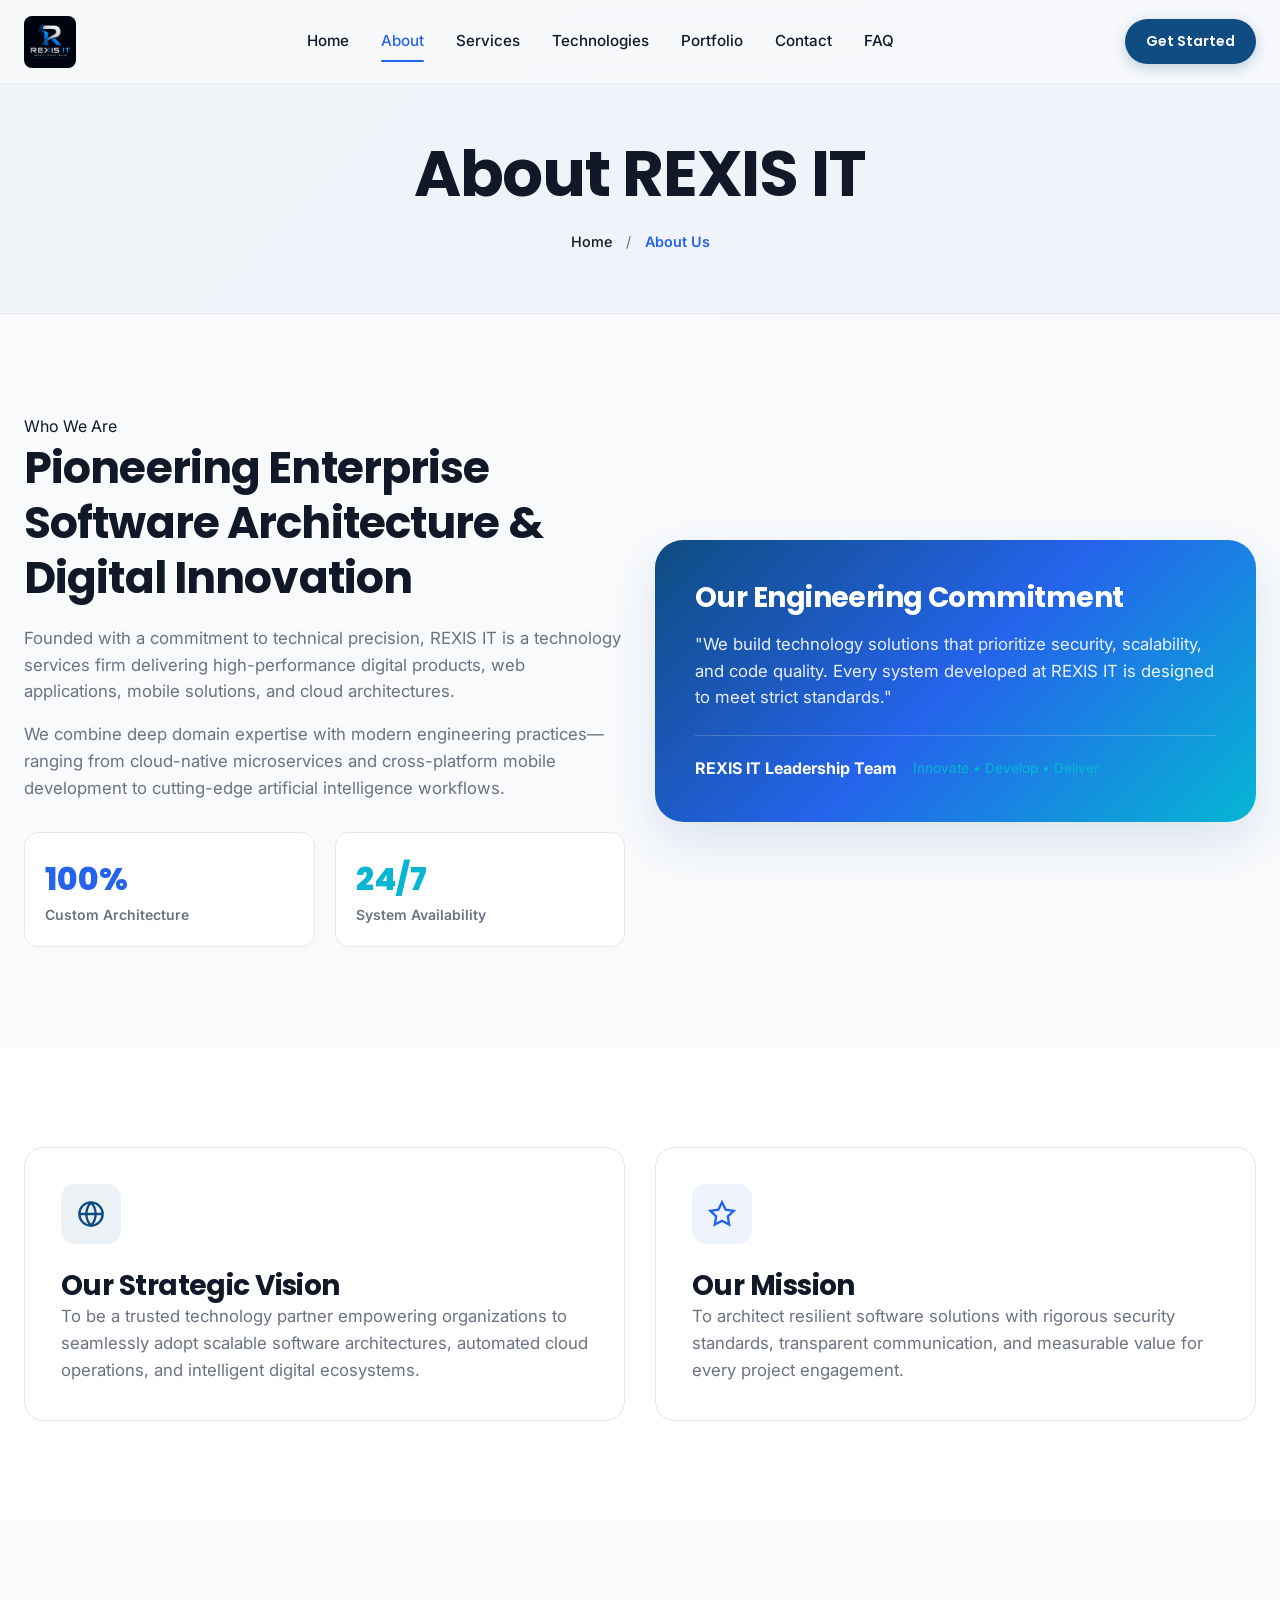
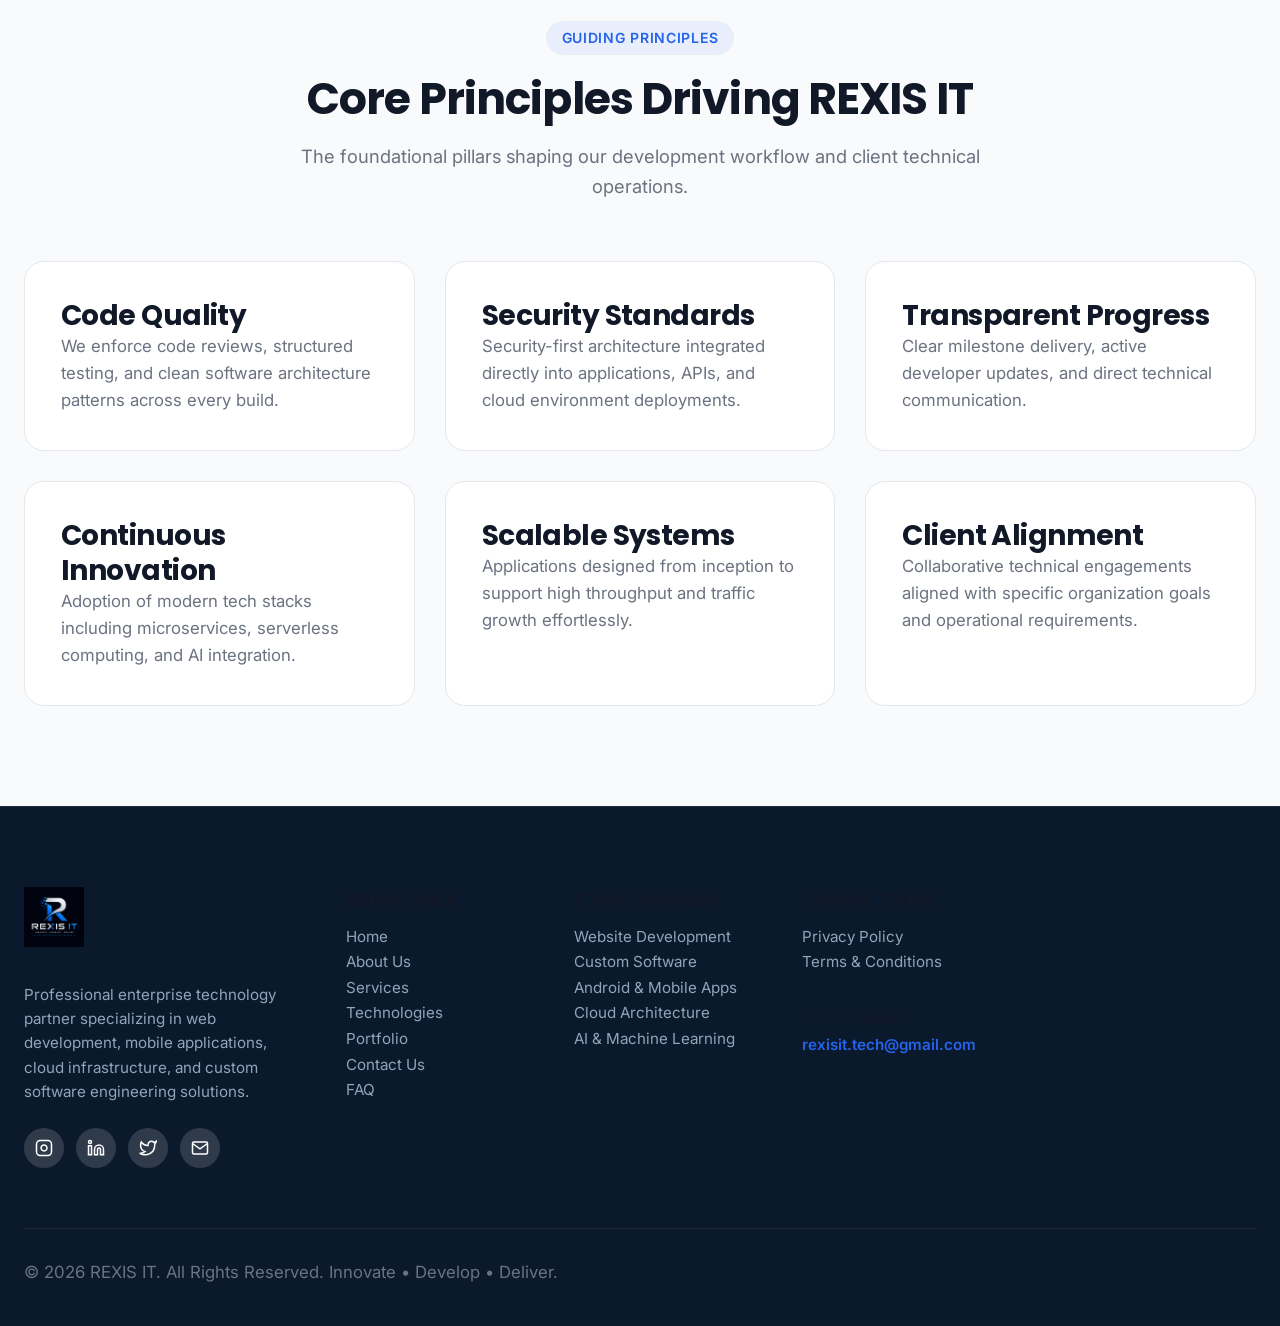
<file: about.html>
<!DOCTYPE html>
<html lang="en">
<head>
  <meta charset="UTF-8">
  <meta name="viewport" content="width=device-width, initial-scale=1.0">
  <title>About Us | REXIS IT - Enterprise Technology & Engineering Solutions</title>
  <meta name="description" content="Discover REXIS IT's mission, values, engineering culture, leadership commitment, and vision for driving global digital innovation.">
  
  <meta property="og:title" content="About REXIS IT | Global Technology Partner">
  <meta property="og:description" content="Learn about our culture of engineering excellence, security-first mindset, and enterprise digital solutions.">
  
  <link rel="preconnect" href="https://fonts.googleapis.com">
  <link rel="preconnect" href="https://fonts.gstatic.com" crossorigin>
  <link href="https://fonts.googleapis.com/css2?family=Inter:wght@300;400;500;600;700&family=Poppins:wght@500;600;700;800&display=swap" rel="stylesheet">
  <link rel="stylesheet" href="style.css">
  <link rel="icon" type="image/png" href="logo.png">
</head>
<body>

  <!-- Page Loader -->
  <div id="page-loader">
    <div class="loader-logo"><img src="logo.png" alt="REXIS IT Logo" style="height:60px; width:auto;"></div>
    <div class="loader-bar"></div>
  </div>

  <!-- Header Navigation -->
  <header class="header">
    <div class="container navbar">
      <a href="index.html" class="logo">
        <img src="logo.png" alt="REXIS IT Logo" class="logo-img">
      </a>

      <nav class="nav-menu">
        <a href="index.html" class="nav-link">Home</a>
        <a href="about.html" class="nav-link active">About</a>
        <a href="services.html" class="nav-link">Services</a>
        <a href="technologies.html" class="nav-link">Technologies</a>
        <a href="portfolio.html" class="nav-link">Portfolio</a>
        <a href="contact.html" class="nav-link">Contact</a>
        <a href="faq.html" class="nav-link">FAQ</a>
      </nav>

      <div class="nav-cta">
        <a href="contact.html" class="btn btn-primary btn-sm">Get Started</a>
        <button class="hamburger" aria-label="Toggle Navigation Menu">
          <span></span>
          <span></span>
          <span></span>
        </button>
      </div>
    </div>
  </header>

  <!-- Inner Page Header -->
  <section class="page-header">
    <div class="container">
      <h1>About REXIS IT</h1>
      <div class="breadcrumb">
        <a href="index.html">Home</a> &nbsp;/&nbsp; <span>About Us</span>
      </div>
    </div>
  </section>

  <!-- Company Overview Section -->
  <section class="section">
    <div class="container">
      <div class="grid grid-2" style="align-items:center;">
        <div class="reveal-left">
          <span class="tag">Who We Are</span>
          <h2 style="margin-bottom:20px;">Pioneering Enterprise Software Architecture & Digital Innovation</h2>
          <p>Founded with a commitment to technical precision, REXIS IT is a technology services firm delivering high-performance digital products, web applications, mobile solutions, and cloud architectures.</p>
          <p>We combine deep domain expertise with modern engineering practices—ranging from cloud-native microservices and cross-platform mobile development to cutting-edge artificial intelligence workflows.</p>
          
          <div style="display:grid; grid-template-columns:1fr 1fr; gap:20px; margin-top:30px;">
            <div style="background:white; padding:20px; border-radius:var(--radius-md); border:1px solid var(--border);">
              <div style="font-size:2rem; font-weight:800; color:var(--secondary); font-family:var(--font-heading);">100%</div>
              <div style="font-size:0.875rem; color:var(--text-light); font-weight:600;">Custom Architecture</div>
            </div>
            <div style="background:white; padding:20px; border-radius:var(--radius-md); border:1px solid var(--border);">
              <div style="font-size:2rem; font-weight:800; color:var(--accent); font-family:var(--font-heading);">24/7</div>
              <div style="font-size:0.875rem; color:var(--text-light); font-weight:600;">System Availability</div>
            </div>
          </div>
        </div>

        <div class="reveal-right">
          <div style="background:var(--gradient-primary); padding:40px; border-radius:var(--radius-xl); color:white; box-shadow:var(--shadow-xl);">
            <h3 style="color:white; margin-bottom:16px;">Our Engineering Commitment</h3>
            <p style="color:rgba(255,255,255,0.9); margin-bottom:24px;">"We build technology solutions that prioritize security, scalability, and code quality. Every system developed at REXIS IT is designed to meet strict standards."</p>
            <div style="display:flex; align-items:center; gap:16px; border-top:1px solid rgba(255,255,255,0.2); padding-top:20px;">
              <div style="font-weight:700;">REXIS IT Leadership Team</div>
              <div style="font-size:0.85rem; color:var(--accent);">Innovate • Develop • Deliver</div>
            </div>
          </div>
        </div>
      </div>
    </div>
  </section>

  <!-- Vision & Mission -->
  <section class="section" style="background-color: white;">
    <div class="container">
      <div class="grid grid-2">
        <div class="card reveal">
          <div class="card-icon" style="background:var(--primary-light); color:var(--primary);">
            <svg width="28" height="28" viewBox="0 0 24 24" fill="none" stroke="currentColor" stroke-width="2"><circle cx="12" cy="12" r="10"/><path d="M12 2a14.5 14.5 0 0 0 0 20 14.5 14.5 0 0 0 0-20"/><line x1="2" y1="12" x2="22" y2="12"/></svg>
          </div>
          <h3>Our Strategic Vision</h3>
          <p>To be a trusted technology partner empowering organizations to seamlessly adopt scalable software architectures, automated cloud operations, and intelligent digital ecosystems.</p>
        </div>

        <div class="card reveal">
          <div class="card-icon" style="background:var(--secondary-light); color:var(--secondary);">
            <svg width="28" height="28" viewBox="0 0 24 24" fill="none" stroke="currentColor" stroke-width="2"><polygon points="12 2 15.09 8.26 22 9.27 17 14.14 18.18 21.02 12 17.77 5.82 21.02 7 14.14 2 9.27 8.91 8.26 12 2"/></svg>
          </div>
          <h3>Our Mission</h3>
          <p>To architect resilient software solutions with rigorous security standards, transparent communication, and measurable value for every project engagement.</p>
        </div>
      </div>
    </div>
  </section>

  <!-- Core Principles -->
  <section class="section">
    <div class="container">
      <div class="section-header reveal">
        <span class="tag">Guiding Principles</span>
        <h2>Core Principles Driving REXIS IT</h2>
        <p>The foundational pillars shaping our development workflow and client technical operations.</p>
      </div>

      <div class="grid grid-3">
        <div class="card reveal">
          <h3>Code Quality</h3>
          <p>We enforce code reviews, structured testing, and clean software architecture patterns across every build.</p>
        </div>

        <div class="card reveal">
          <h3>Security Standards</h3>
          <p>Security-first architecture integrated directly into applications, APIs, and cloud environment deployments.</p>
        </div>

        <div class="card reveal">
          <h3>Transparent Progress</h3>
          <p>Clear milestone delivery, active developer updates, and direct technical communication.</p>
        </div>

        <div class="card reveal">
          <h3>Continuous Innovation</h3>
          <p>Adoption of modern tech stacks including microservices, serverless computing, and AI integration.</p>
        </div>

        <div class="card reveal">
          <h3>Scalable Systems</h3>
          <p>Applications designed from inception to support high throughput and traffic growth effortlessly.</p>
        </div>

        <div class="card reveal">
          <h3>Client Alignment</h3>
          <p>Collaborative technical engagements aligned with specific organization goals and operational requirements.</p>
        </div>
      </div>
    </div>
  </section>

  <!-- Footer -->
  <footer class="footer">
    <div class="container">
      <div class="footer-grid">
        <div class="footer-brand">
          <a href="index.html" class="logo">
            <img src="logo.png" alt="REXIS IT Logo" class="logo-img-footer">
          </a>
          <p>Professional enterprise technology partner specializing in web development, mobile applications, cloud infrastructure, and custom software engineering solutions.</p>
          <div class="social-links">
            <a href="https://www.instagram.com/rexis.it" target="_blank" rel="noopener noreferrer" class="social-btn" aria-label="Instagram">
              <svg width="18" height="18" viewBox="0 0 24 24" fill="none" stroke="currentColor" stroke-width="2"><rect x="2" y="2" width="20" height="20" rx="5" ry="5"/><path d="M16 11.37A4 4 0 1 1 12.63 8 4 4 0 0 1 16 11.37z"/><line x1="17.5" y1="6.5" x2="17.51" y2="6.5"/></svg>
            </a>
            <a href="https://www.linkedin.com/in/rexis-it-3505b5425" target="_blank" rel="noopener noreferrer" class="social-btn" aria-label="LinkedIn">
              <svg width="18" height="18" viewBox="0 0 24 24" fill="none" stroke="currentColor" stroke-width="2"><path d="M16 8a6 6 0 0 1 6 6v7h-4v-7a2 2 0 0 0-2-2 2 2 0 0 0-2 2v7h-4v-7a6 6 0 0 1 6-6z"/><rect x="2" y="9" width="4" height="12"/><circle cx="4" cy="4" r="2"/></svg>
            </a>
            <a href="https://x.com/REXIS_IT" target="_blank" rel="noopener noreferrer" class="social-btn" aria-label="X Twitter">
              <svg width="18" height="18" viewBox="0 0 24 24" fill="none" stroke="currentColor" stroke-width="2"><path d="M23 3a10.9 10.9 0 0 1-3.14 1.53 4.48 4.48 0 0 0-7.86 3v1A10.66 10.66 0 0 1 3 4s-4 9 5 13a11.64 11.64 0 0 1-7 2c9 5 20 0 20-11.5a4.5 4.5 0 0 0-.08-.83A7.72 7.72 0 0 0 23 3z"/></svg>
            </a>
            <a href="mailto:rexisit.tech@gmail.com" class="social-btn" aria-label="Email">
              <svg width="18" height="18" viewBox="0 0 24 24" fill="none" stroke="currentColor" stroke-width="2"><path d="M4 4h16c1.1 0 2 .9 2 2v12c0 1.1-.9 2-2 2H4c-1.1 0-2-.9-2-2V6c0-1.1.9-2 2-2z"/><polyline points="22,6 12,13 2,6"/></svg>
            </a>
          </div>
        </div>

        <div class="footer-links">
          <h4>Quick Links</h4>
          <ul>
            <li><a href="index.html">Home</a></li>
            <li><a href="about.html">About Us</a></li>
            <li><a href="services.html">Services</a></li>
            <li><a href="technologies.html">Technologies</a></li>
            <li><a href="portfolio.html">Portfolio</a></li>
            <li><a href="contact.html">Contact Us</a></li>
            <li><a href="faq.html">FAQ</a></li>
          </ul>
        </div>

        <div class="footer-links">
          <h4>Core Expertise</h4>
          <ul>
            <li><a href="services.html">Website Development</a></li>
            <li><a href="services.html">Custom Software</a></li>
            <li><a href="services.html">Android & Mobile Apps</a></li>
            <li><a href="services.html">Cloud Architecture</a></li>
            <li><a href="services.html">AI & Machine Learning</a></li>
          </ul>
        </div>

        <div class="footer-links">
          <h4>Legal & Trust</h4>
          <ul>
            <li><a href="privacy-policy.html">Privacy Policy</a></li>
            <li><a href="terms-and-conditions.html">Terms & Conditions</a></li>
          </ul>
          <div style="margin-top:20px; font-size:0.875rem;">
            <div style="color:var(--text-dark); font-weight:600; margin-bottom:4px;">Direct Contact</div>
            <a href="mailto:rexisit.tech@gmail.com" style="color:var(--secondary); font-weight:600;">rexisit.tech@gmail.com</a>
          </div>
        </div>
      </div>

      <div class="footer-bottom">
        <p>&copy; 2026 REXIS IT. All Rights Reserved. Innovate • Develop • Deliver.</p>
      </div>
    </div>
  </footer>

  <!-- Back to Top Button -->
  <button id="backToTop" class="back-to-top" aria-label="Back to Top">
    <svg width="20" height="20" viewBox="0 0 24 24" fill="none" stroke="currentColor" stroke-width="2.5"><polyline points="18 15 12 9 6 15"/></svg>
  </button>

  <script src="script.js"></script>
</body>
</html>
</file>
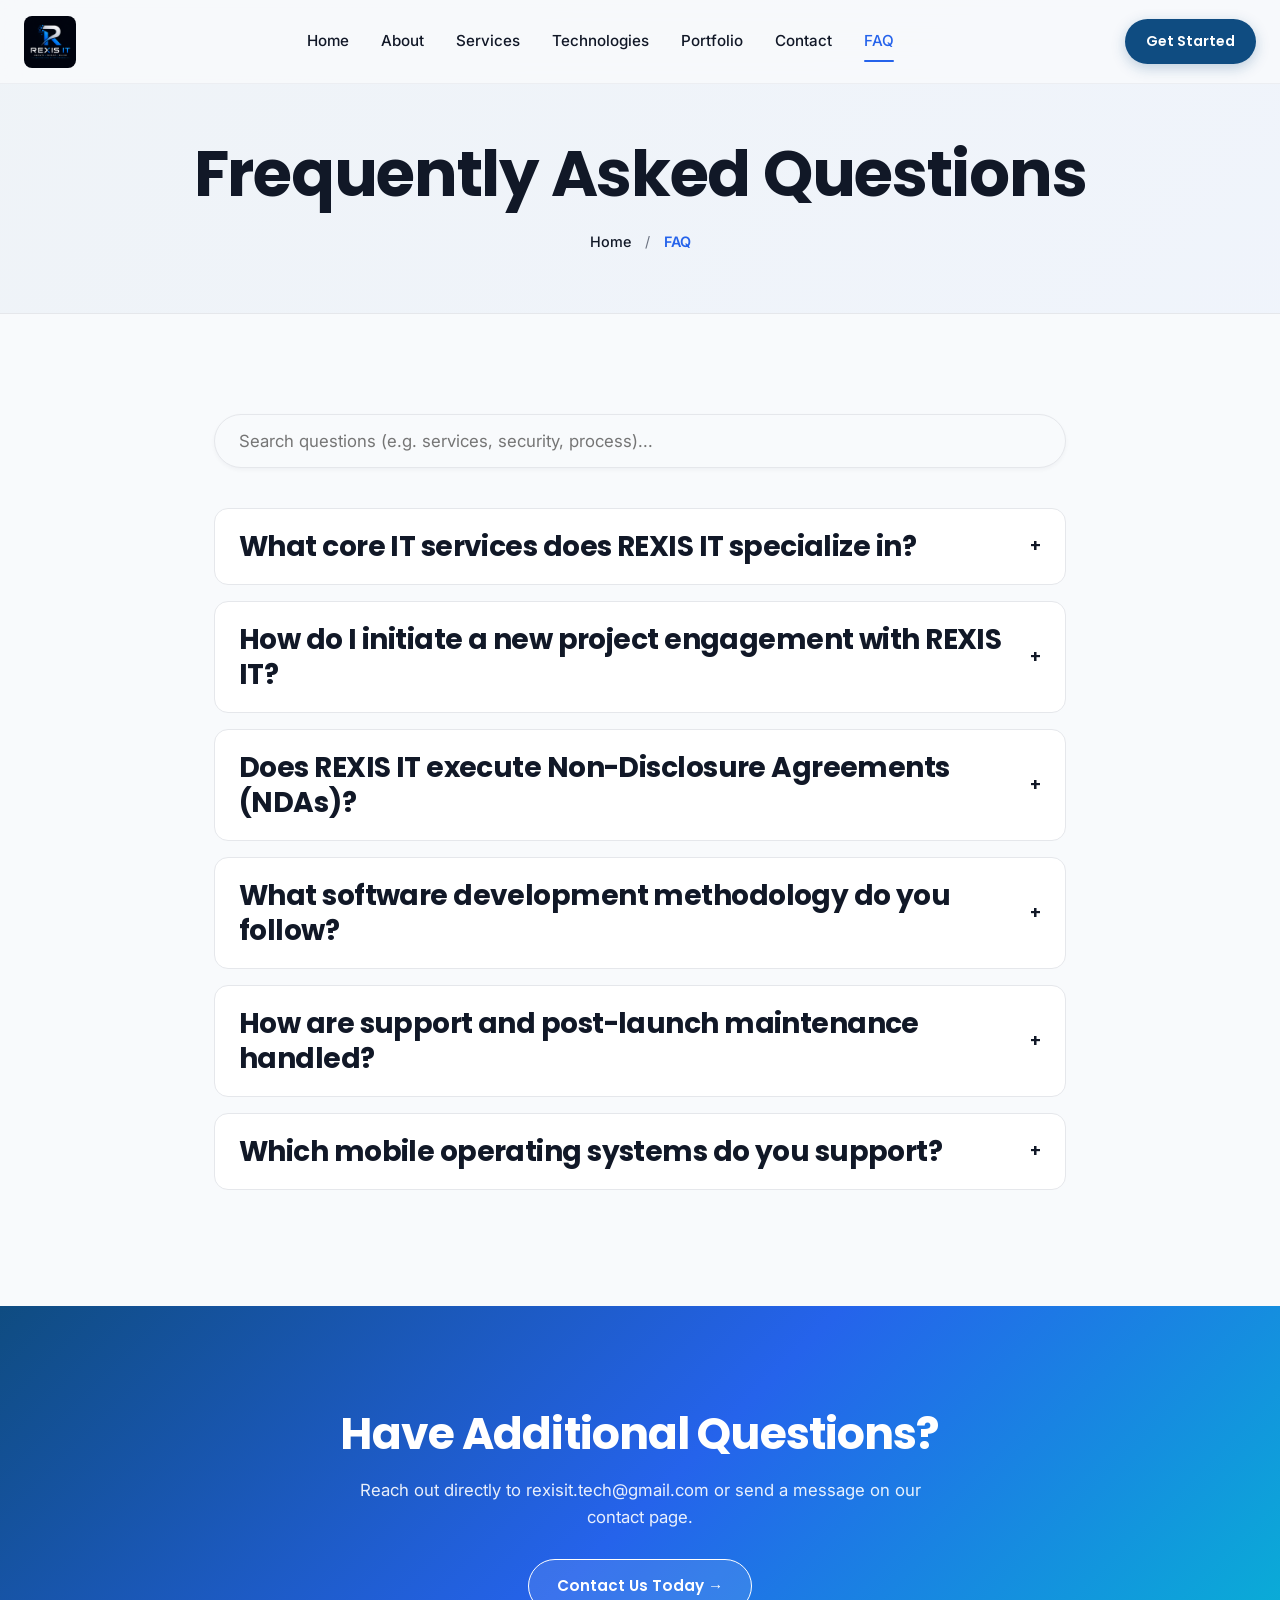
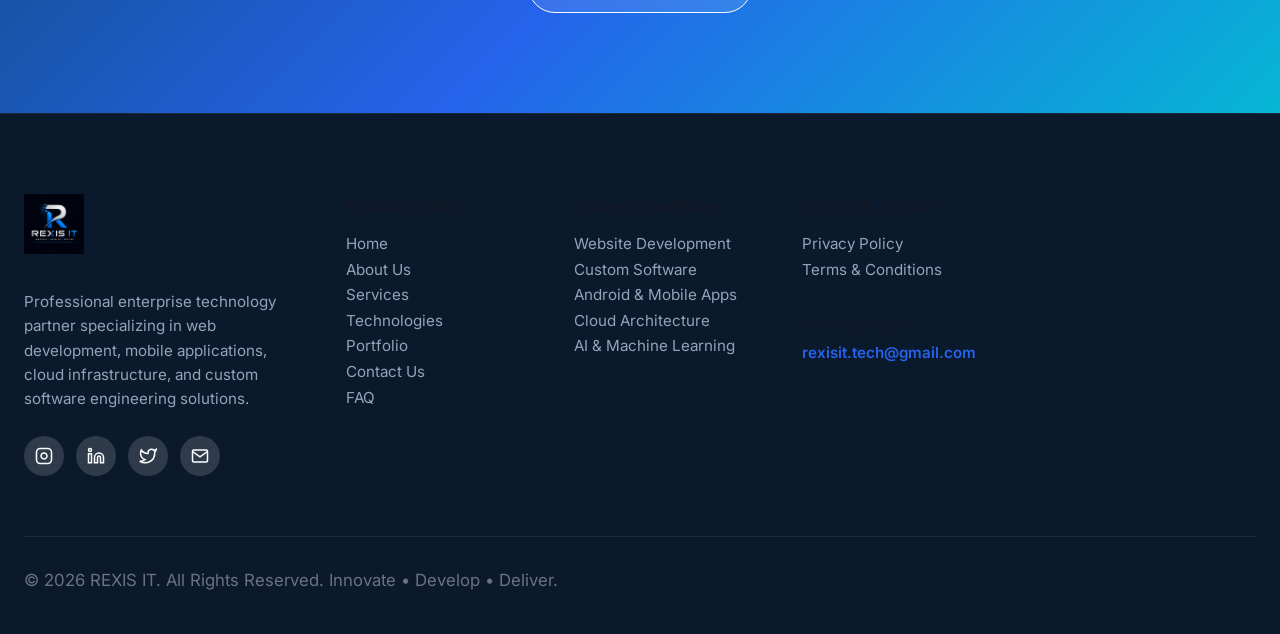
<file: faq.html>
<!DOCTYPE html>
<html lang="en">
<head>
  <meta charset="UTF-8">
  <meta name="viewport" content="width=device-width, initial-scale=1.0">
  <title>Frequently Asked Questions (FAQ) | REXIS IT</title>
  <meta name="description" content="Find answers to common questions about REXIS IT's software engineering services, project engagement models, development process, and contact procedures.">
  
  <link rel="preconnect" href="https://fonts.googleapis.com">
  <link rel="preconnect" href="https://fonts.gstatic.com" crossorigin>
  <link href="https://fonts.googleapis.com/css2?family=Inter:wght@300;400;500;600;700&family=Poppins:wght@500;600;700;800&display=swap" rel="stylesheet">
  <link rel="stylesheet" href="style.css">
  <link rel="icon" type="image/png" href="logo.png">
</head>
<body>

  <!-- Page Loader -->
  <div id="page-loader">
    <div class="loader-logo"><img src="logo.png" alt="REXIS IT Logo" style="height:60px; width:auto;"></div>
    <div class="loader-bar"></div>
  </div>

  <!-- Header Navigation -->
  <header class="header">
    <div class="container navbar">
      <a href="index.html" class="logo">
        <img src="logo.png" alt="REXIS IT Logo" class="logo-img">
      </a>

      <nav class="nav-menu">
        <a href="index.html" class="nav-link">Home</a>
        <a href="about.html" class="nav-link">About</a>
        <a href="services.html" class="nav-link">Services</a>
        <a href="technologies.html" class="nav-link">Technologies</a>
        <a href="portfolio.html" class="nav-link">Portfolio</a>
        <a href="contact.html" class="nav-link">Contact</a>
        <a href="faq.html" class="nav-link active">FAQ</a>
      </nav>

      <div class="nav-cta">
        <a href="contact.html" class="btn btn-primary btn-sm">Get Started</a>
        <button class="hamburger" aria-label="Toggle Navigation Menu">
          <span></span>
          <span></span>
          <span></span>
        </button>
      </div>
    </div>
  </header>

  <!-- Inner Page Header -->
  <section class="page-header">
    <div class="container">
      <h1>Frequently Asked Questions</h1>
      <div class="breadcrumb">
        <a href="index.html">Home</a> &nbsp;/&nbsp; <span>FAQ</span>
      </div>
    </div>
  </section>

  <!-- FAQ Accordion Section -->
  <section class="section">
    <div class="container" style="max-width:900px;">
      
      <!-- FAQ Search -->
      <div style="margin-bottom:40px;">
        <input type="text" id="faqSearch" class="form-control" placeholder="Search questions (e.g. services, security, process)..." style="padding:16px 24px; font-size:1.05rem; border-radius:var(--radius-full); box-shadow:var(--shadow-sm);">
      </div>

      <div class="accordion-group reveal">
        
        <!-- Q1 -->
        <div class="accordion-item">
          <div class="accordion-header">
            <h3>What core IT services does REXIS IT specialize in?</h3>
            <span class="icon">+</span>
          </div>
          <div class="accordion-content">
            <p>REXIS IT provides custom website development, complex web applications and SaaS engineering, native Android and cross-platform mobile apps, cloud architecture setup (AWS, GCP, Azure), API integrations, and artificial intelligence solution engineering.</p>
          </div>
        </div>

        <!-- Q2 -->
        <div class="accordion-item">
          <div class="accordion-header">
            <h3>How do I initiate a new project engagement with REXIS IT?</h3>
            <span class="icon">+</span>
          </div>
          <div class="accordion-content">
            <p>You can fill out our official enquiry form on the <a href="contact.html" style="color:var(--secondary); font-weight:600;">Contact Page</a>. All submissions are automatically delivered directly to rexisit.tech@gmail.com. Our technical leadership team will analyze your requirements and follow up promptly.</p>
          </div>
        </div>

        <!-- Q3 -->
        <div class="accordion-item">
          <div class="accordion-header">
            <h3>Does REXIS IT execute Non-Disclosure Agreements (NDAs)?</h3>
            <span class="icon">+</span>
          </div>
          <div class="accordion-content">
            <p>Yes. Protecting intellectual property and confidential information is a mandatory standard for REXIS IT. We execute comprehensive NDAs prior to analyzing sensitive technical requirements or proprietary data.</p>
          </div>
        </div>

        <!-- Q4 -->
        <div class="accordion-item">
          <div class="accordion-header">
            <h3>What software development methodology do you follow?</h3>
            <span class="icon">+</span>
          </div>
          <div class="accordion-content">
            <p>We utilize an Agile development framework structured around sprint iterations, continuous integration/continuous delivery (CI/CD), regular progress reports, and code reviews to guarantee quality and transparency.</p>
          </div>
        </div>

        <!-- Q5 -->
        <div class="accordion-item">
          <div class="accordion-header">
            <h3>How are support and post-launch maintenance handled?</h3>
            <span class="icon">+</span>
          </div>
          <div class="accordion-content">
            <p>We offer tailored Managed IT & SLA Maintenance packages that include proactive server monitoring, regular security patches, performance optimization, and dedicated email support via rexisit.tech@gmail.com.</p>
          </div>
        </div>

        <!-- Q6 -->
        <div class="accordion-item">
          <div class="accordion-header">
            <h3>Which mobile operating systems do you support?</h3>
            <span class="icon">+</span>
          </div>
          <div class="accordion-content">
            <p>We develop native Android applications using Kotlin and Java, as well as cross-platform mobile apps for Android and iOS using modern frameworks like Flutter and React Native.</p>
          </div>
        </div>

      </div>
    </div>
  </section>

  <!-- CTA Banner -->
  <section class="section" style="background:var(--gradient-primary); color:white; text-align:center;">
    <div class="container reveal">
      <h2 style="color:white; margin-bottom:16px;">Have Additional Questions?</h2>
      <p style="color:rgba(255,255,255,0.9); max-width:600px; margin:0 auto 28px auto;">Reach out directly to rexisit.tech@gmail.com or send a message on our contact page.</p>
      <a href="contact.html" class="btn btn-outline" style="color:white; border-color:white; background:rgba(255,255,255,0.1);">
        Contact Us Today &rarr;
      </a>
    </div>
  </section>

  <!-- Footer -->
  <footer class="footer">
    <div class="container">
      <div class="footer-grid">
        <div class="footer-brand">
          <a href="index.html" class="logo">
            <img src="logo.png" alt="REXIS IT Logo" class="logo-img-footer">
          </a>
          <p>Professional enterprise technology partner specializing in web development, mobile applications, cloud infrastructure, and custom software engineering solutions.</p>
          <div class="social-links">
            <a href="https://www.instagram.com/rexis.it" target="_blank" rel="noopener noreferrer" class="social-btn" aria-label="Instagram">
              <svg width="18" height="18" viewBox="0 0 24 24" fill="none" stroke="currentColor" stroke-width="2"><rect x="2" y="2" width="20" height="20" rx="5" ry="5"/><path d="M16 11.37A4 4 0 1 1 12.63 8 4 4 0 0 1 16 11.37z"/><line x1="17.5" y1="6.5" x2="17.51" y2="6.5"/></svg>
            </a>
            <a href="https://www.linkedin.com/in/rexis-it-3505b5425" target="_blank" rel="noopener noreferrer" class="social-btn" aria-label="LinkedIn">
              <svg width="18" height="18" viewBox="0 0 24 24" fill="none" stroke="currentColor" stroke-width="2"><path d="M16 8a6 6 0 0 1 6 6v7h-4v-7a2 2 0 0 0-2-2 2 2 0 0 0-2 2v7h-4v-7a6 6 0 0 1 6-6z"/><rect x="2" y="9" width="4" height="12"/><circle cx="4" cy="4" r="2"/></svg>
            </a>
            <a href="https://x.com/REXIS_IT" target="_blank" rel="noopener noreferrer" class="social-btn" aria-label="X Twitter">
              <svg width="18" height="18" viewBox="0 0 24 24" fill="none" stroke="currentColor" stroke-width="2"><path d="M23 3a10.9 10.9 0 0 1-3.14 1.53 4.48 4.48 0 0 0-7.86 3v1A10.66 10.66 0 0 1 3 4s-4 9 5 13a11.64 11.64 0 0 1-7 2c9 5 20 0 20-11.5a4.5 4.5 0 0 0-.08-.83A7.72 7.72 0 0 0 23 3z"/></svg>
            </a>
            <a href="mailto:rexisit.tech@gmail.com" class="social-btn" aria-label="Email">
              <svg width="18" height="18" viewBox="0 0 24 24" fill="none" stroke="currentColor" stroke-width="2"><path d="M4 4h16c1.1 0 2 .9 2 2v12c0 1.1-.9 2-2 2H4c-1.1 0-2-.9-2-2V6c0-1.1.9-2 2-2z"/><polyline points="22,6 12,13 2,6"/></svg>
            </a>
          </div>
        </div>

        <div class="footer-links">
          <h4>Quick Links</h4>
          <ul>
            <li><a href="index.html">Home</a></li>
            <li><a href="about.html">About Us</a></li>
            <li><a href="services.html">Services</a></li>
            <li><a href="technologies.html">Technologies</a></li>
            <li><a href="portfolio.html">Portfolio</a></li>
            <li><a href="contact.html">Contact Us</a></li>
            <li><a href="faq.html">FAQ</a></li>
          </ul>
        </div>

        <div class="footer-links">
          <h4>Core Expertise</h4>
          <ul>
            <li><a href="services.html">Website Development</a></li>
            <li><a href="services.html">Custom Software</a></li>
            <li><a href="services.html">Android & Mobile Apps</a></li>
            <li><a href="services.html">Cloud Architecture</a></li>
            <li><a href="services.html">AI & Machine Learning</a></li>
          </ul>
        </div>

        <div class="footer-links">
          <h4>Legal & Trust</h4>
          <ul>
            <li><a href="privacy-policy.html">Privacy Policy</a></li>
            <li><a href="terms-and-conditions.html">Terms & Conditions</a></li>
          </ul>
          <div style="margin-top:20px; font-size:0.875rem;">
            <div style="color:var(--text-dark); font-weight:600; margin-bottom:4px;">Direct Contact</div>
            <a href="mailto:rexisit.tech@gmail.com" style="color:var(--secondary); font-weight:600;">rexisit.tech@gmail.com</a>
          </div>
        </div>
      </div>

      <div class="footer-bottom">
        <p>&copy; 2026 REXIS IT. All Rights Reserved. Innovate • Develop • Deliver.</p>
      </div>
    </div>
  </footer>

  <!-- Back to Top Button -->
  <button id="backToTop" class="back-to-top" aria-label="Back to Top">
    <svg width="20" height="20" viewBox="0 0 24 24" fill="none" stroke="currentColor" stroke-width="2.5"><polyline points="18 15 12 9 6 15"/></svg>
  </button>

  <script src="script.js"></script>
</body>
</html>
</file>
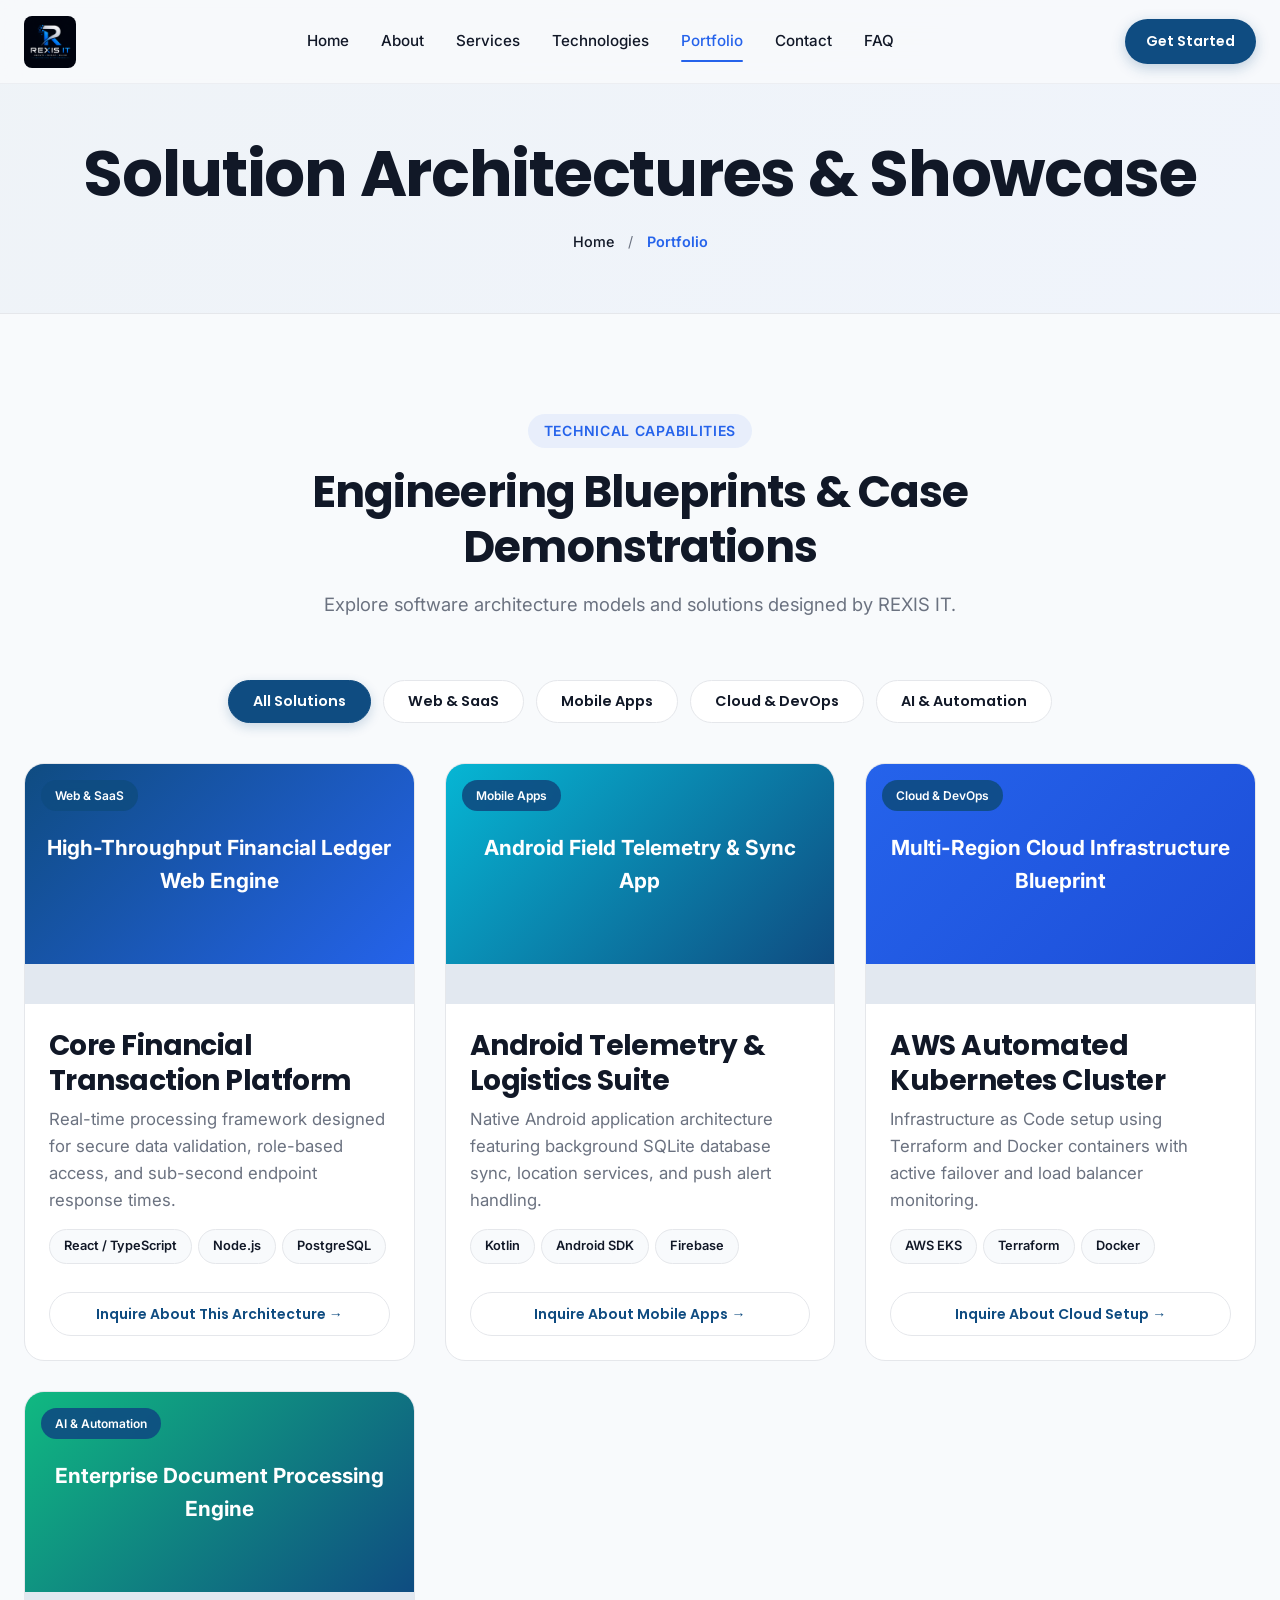
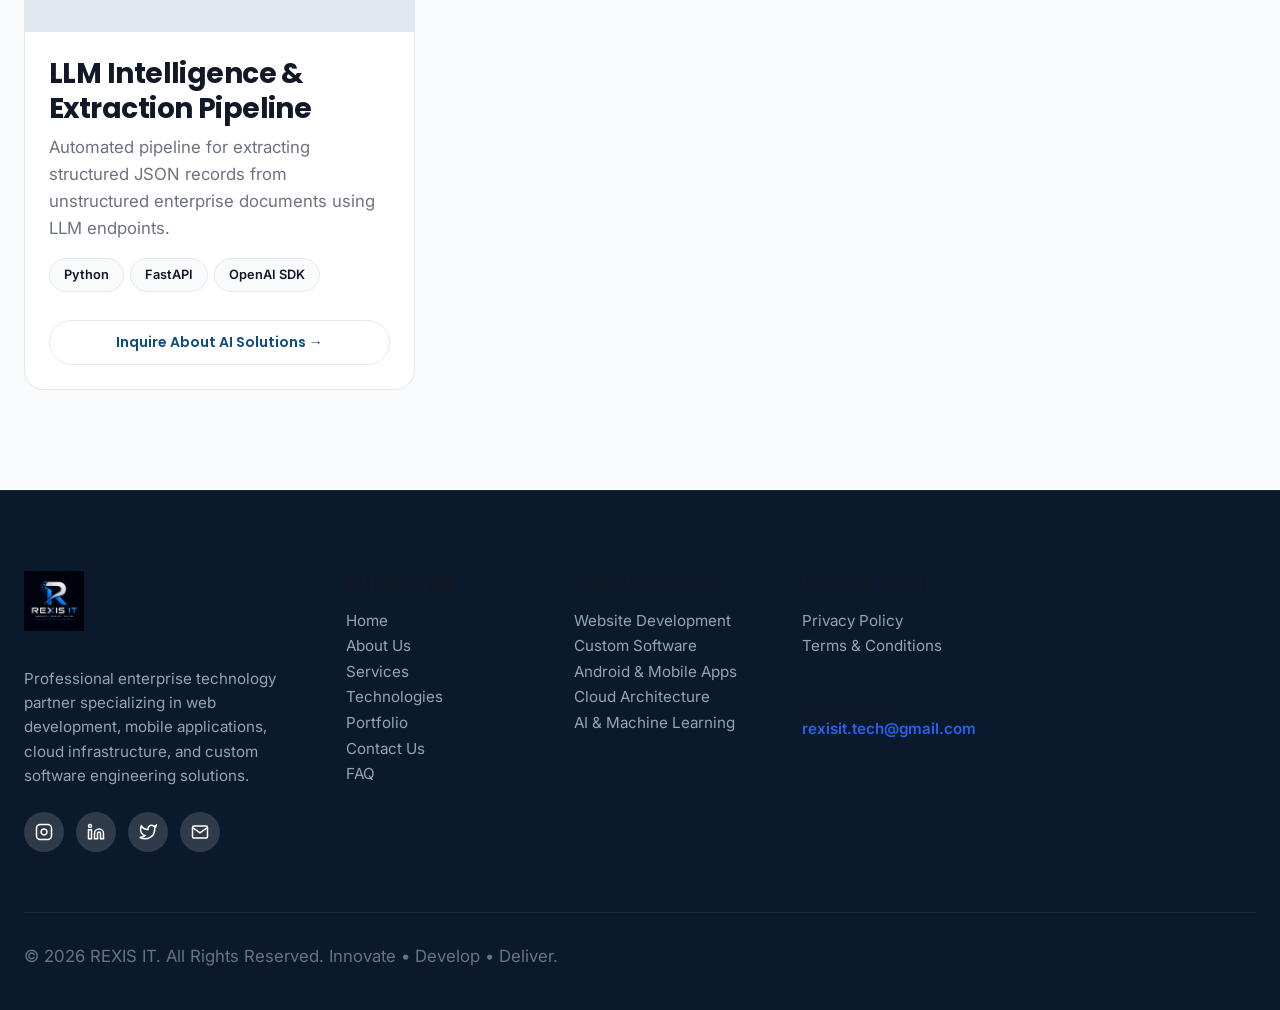
<file: portfolio.html>
<!DOCTYPE html>
<html lang="en">
<head>
  <meta charset="UTF-8">
  <meta name="viewport" content="width=device-width, initial-scale=1.0">
  <title>Portfolio & Technical Capability | REXIS IT</title>
  <meta name="description" content="Explore REXIS IT's software engineering capabilities across web applications, mobile apps, cloud architectures, and AI integrations.">
  
  <link rel="preconnect" href="https://fonts.googleapis.com">
  <link rel="preconnect" href="https://fonts.gstatic.com" crossorigin>
  <link href="https://fonts.googleapis.com/css2?family=Inter:wght@300;400;500;600;700&family=Poppins:wght@500;600;700;800&display=swap" rel="stylesheet">
  <link rel="stylesheet" href="style.css">
  <link rel="icon" type="image/png" href="logo.png">
</head>
<body>

  <!-- Page Loader -->
  <div id="page-loader">
    <div class="loader-logo"><img src="logo.png" alt="REXIS IT Logo" style="height:60px; width:auto;"></div>
    <div class="loader-bar"></div>
  </div>

  <!-- Header Navigation -->
  <header class="header">
    <div class="container navbar">
      <a href="index.html" class="logo">
        <img src="logo.png" alt="REXIS IT Logo" class="logo-img">
      </a>

      <nav class="nav-menu">
        <a href="index.html" class="nav-link">Home</a>
        <a href="about.html" class="nav-link">About</a>
        <a href="services.html" class="nav-link">Services</a>
        <a href="technologies.html" class="nav-link">Technologies</a>
        <a href="portfolio.html" class="nav-link active">Portfolio</a>
        <a href="contact.html" class="nav-link">Contact</a>
        <a href="faq.html" class="nav-link">FAQ</a>
      </nav>

      <div class="nav-cta">
        <a href="contact.html" class="btn btn-primary btn-sm">Get Started</a>
        <button class="hamburger" aria-label="Toggle Navigation Menu">
          <span></span>
          <span></span>
          <span></span>
        </button>
      </div>
    </div>
  </header>

  <!-- Inner Page Header -->
  <section class="page-header">
    <div class="container">
      <h1>Solution Architectures & Showcase</h1>
      <div class="breadcrumb">
        <a href="index.html">Home</a> &nbsp;/&nbsp; <span>Portfolio</span>
      </div>
    </div>
  </section>

  <!-- Portfolio Filter & Grid -->
  <section class="section">
    <div class="container">
      <div class="section-header reveal">
        <span class="tag">Technical Capabilities</span>
        <h2>Engineering Blueprints & Case Demonstrations</h2>
        <p>Explore software architecture models and solutions designed by REXIS IT.</p>
      </div>

      <!-- Filter Buttons -->
      <div class="filter-tabs reveal" style="display:flex; justify-content:center; gap:12px; margin-bottom:40px; flex-wrap:wrap;">
        <button class="filter-btn active" data-filter="all">All Solutions</button>
        <button class="filter-btn" data-filter="web">Web & SaaS</button>
        <button class="filter-btn" data-filter="mobile">Mobile Apps</button>
        <button class="filter-btn" data-filter="cloud">Cloud & DevOps</button>
        <button class="filter-btn" data-filter="ai">AI & Automation</button>
      </div>

      <!-- Grid -->
      <div class="grid grid-3">
        
        <!-- Showcase 1 -->
        <div class="portfolio-card reveal" data-category="web" style="display:flex; flex-direction:column;">
          <div class="portfolio-img">
            <div class="portfolio-category">Web & SaaS</div>
            <div style="background:linear-gradient(135deg, #0F4C81, #2563EB); width:100%; height:200px; display:flex; align-items:center; justify-content:center; color:white; font-size:1.3rem; font-weight:700; padding:20px; text-align:center;">
              High-Throughput Financial Ledger Web Engine
            </div>
          </div>
          <div class="portfolio-content" style="padding:24px; flex:1; display:flex; flex-direction:column; justify-content:space-between;">
            <div>
              <h3 style="margin-bottom:8px;">Core Financial Transaction Platform</h3>
              <p>Real-time processing framework designed for secure data validation, role-based access, and sub-second endpoint response times.</p>
              <div class="portfolio-tags" style="display:flex; flex-wrap:wrap; gap:6px; margin:16px 0;">
                <span class="badge">React / TypeScript</span>
                <span class="badge">Node.js</span>
                <span class="badge">PostgreSQL</span>
              </div>
            </div>
            <a href="contact.html?inquiry=financial-ledger" class="btn btn-outline btn-sm" style="width:100%; margin-top:12px;">Inquire About This Architecture &rarr;</a>
          </div>
        </div>

        <!-- Showcase 2 -->
        <div class="portfolio-card reveal" data-category="mobile" style="display:flex; flex-direction:column;">
          <div class="portfolio-img">
            <div class="portfolio-category">Mobile Apps</div>
            <div style="background:linear-gradient(135deg, #06B6D4, #0F4C81); width:100%; height:200px; display:flex; align-items:center; justify-content:center; color:white; font-size:1.3rem; font-weight:700; padding:20px; text-align:center;">
              Android Field Telemetry & Sync App
            </div>
          </div>
          <div class="portfolio-content" style="padding:24px; flex:1; display:flex; flex-direction:column; justify-content:space-between;">
            <div>
              <h3 style="margin-bottom:8px;">Android Telemetry & Logistics Suite</h3>
              <p>Native Android application architecture featuring background SQLite database sync, location services, and push alert handling.</p>
              <div class="portfolio-tags" style="display:flex; flex-wrap:wrap; gap:6px; margin:16px 0;">
                <span class="badge">Kotlin</span>
                <span class="badge">Android SDK</span>
                <span class="badge">Firebase</span>
              </div>
            </div>
            <a href="contact.html?inquiry=mobile-telemetry" class="btn btn-outline btn-sm" style="width:100%; margin-top:12px;">Inquire About Mobile Apps &rarr;</a>
          </div>
        </div>

        <!-- Showcase 3 -->
        <div class="portfolio-card reveal" data-category="cloud" style="display:flex; flex-direction:column;">
          <div class="portfolio-img">
            <div class="portfolio-category">Cloud & DevOps</div>
            <div style="background:linear-gradient(135deg, #2563EB, #1D4ED8); width:100%; height:200px; display:flex; align-items:center; justify-content:center; color:white; font-size:1.3rem; font-weight:700; padding:20px; text-align:center;">
              Multi-Region Cloud Infrastructure Blueprint
            </div>
          </div>
          <div class="portfolio-content" style="padding:24px; flex:1; display:flex; flex-direction:column; justify-content:space-between;">
            <div>
              <h3 style="margin-bottom:8px;">AWS Automated Kubernetes Cluster</h3>
              <p>Infrastructure as Code setup using Terraform and Docker containers with active failover and load balancer monitoring.</p>
              <div class="portfolio-tags" style="display:flex; flex-wrap:wrap; gap:6px; margin:16px 0;">
                <span class="badge">AWS EKS</span>
                <span class="badge">Terraform</span>
                <span class="badge">Docker</span>
              </div>
            </div>
            <a href="contact.html?inquiry=cloud-devops" class="btn btn-outline btn-sm" style="width:100%; margin-top:12px;">Inquire About Cloud Setup &rarr;</a>
          </div>
        </div>

        <!-- Showcase 4 -->
        <div class="portfolio-card reveal" data-category="ai" style="display:flex; flex-direction:column;">
          <div class="portfolio-img">
            <div class="portfolio-category">AI & Automation</div>
            <div style="background:linear-gradient(135deg, #10B981, #0F4C81); width:100%; height:200px; display:flex; align-items:center; justify-content:center; color:white; font-size:1.3rem; font-weight:700; padding:20px; text-align:center;">
              Enterprise Document Processing Engine
            </div>
          </div>
          <div class="portfolio-content" style="padding:24px; flex:1; display:flex; flex-direction:column; justify-content:space-between;">
            <div>
              <h3 style="margin-bottom:8px;">LLM Intelligence & Extraction Pipeline</h3>
              <p>Automated pipeline for extracting structured JSON records from unstructured enterprise documents using LLM endpoints.</p>
              <div class="portfolio-tags" style="display:flex; flex-wrap:wrap; gap:6px; margin:16px 0;">
                <span class="badge">Python</span>
                <span class="badge">FastAPI</span>
                <span class="badge">OpenAI SDK</span>
              </div>
            </div>
            <a href="contact.html?inquiry=ai-automation" class="btn btn-outline btn-sm" style="width:100%; margin-top:12px;">Inquire About AI Solutions &rarr;</a>
          </div>
        </div>

      </div>
    </div>
  </section>

  <!-- Footer -->
  <footer class="footer">
    <div class="container">
      <div class="footer-grid">
        <div class="footer-brand">
          <a href="index.html" class="logo">
            <img src="logo.png" alt="REXIS IT Logo" class="logo-img-footer">
          </a>
          <p>Professional enterprise technology partner specializing in web development, mobile applications, cloud infrastructure, and custom software engineering solutions.</p>
          <div class="social-links">
            <a href="https://www.instagram.com/rexis.it" target="_blank" rel="noopener noreferrer" class="social-btn" aria-label="Instagram">
              <svg width="18" height="18" viewBox="0 0 24 24" fill="none" stroke="currentColor" stroke-width="2"><rect x="2" y="2" width="20" height="20" rx="5" ry="5"/><path d="M16 11.37A4 4 0 1 1 12.63 8 4 4 0 0 1 16 11.37z"/><line x1="17.5" y1="6.5" x2="17.51" y2="6.5"/></svg>
            </a>
            <a href="https://www.linkedin.com/in/rexis-it-3505b5425" target="_blank" rel="noopener noreferrer" class="social-btn" aria-label="LinkedIn">
              <svg width="18" height="18" viewBox="0 0 24 24" fill="none" stroke="currentColor" stroke-width="2"><path d="M16 8a6 6 0 0 1 6 6v7h-4v-7a2 2 0 0 0-2-2 2 2 0 0 0-2 2v7h-4v-7a6 6 0 0 1 6-6z"/><rect x="2" y="9" width="4" height="12"/><circle cx="4" cy="4" r="2"/></svg>
            </a>
            <a href="https://x.com/REXIS_IT" target="_blank" rel="noopener noreferrer" class="social-btn" aria-label="X Twitter">
              <svg width="18" height="18" viewBox="0 0 24 24" fill="none" stroke="currentColor" stroke-width="2"><path d="M23 3a10.9 10.9 0 0 1-3.14 1.53 4.48 4.48 0 0 0-7.86 3v1A10.66 10.66 0 0 1 3 4s-4 9 5 13a11.64 11.64 0 0 1-7 2c9 5 20 0 20-11.5a4.5 4.5 0 0 0-.08-.83A7.72 7.72 0 0 0 23 3z"/></svg>
            </a>
            <a href="mailto:rexisit.tech@gmail.com" class="social-btn" aria-label="Email">
              <svg width="18" height="18" viewBox="0 0 24 24" fill="none" stroke="currentColor" stroke-width="2"><path d="M4 4h16c1.1 0 2 .9 2 2v12c0 1.1-.9 2-2 2H4c-1.1 0-2-.9-2-2V6c0-1.1.9-2 2-2z"/><polyline points="22,6 12,13 2,6"/></svg>
            </a>
          </div>
        </div>

        <div class="footer-links">
          <h4>Quick Links</h4>
          <ul>
            <li><a href="index.html">Home</a></li>
            <li><a href="about.html">About Us</a></li>
            <li><a href="services.html">Services</a></li>
            <li><a href="technologies.html">Technologies</a></li>
            <li><a href="portfolio.html">Portfolio</a></li>
            <li><a href="contact.html">Contact Us</a></li>
            <li><a href="faq.html">FAQ</a></li>
          </ul>
        </div>

        <div class="footer-links">
          <h4>Core Expertise</h4>
          <ul>
            <li><a href="services.html">Website Development</a></li>
            <li><a href="services.html">Custom Software</a></li>
            <li><a href="services.html">Android & Mobile Apps</a></li>
            <li><a href="services.html">Cloud Architecture</a></li>
            <li><a href="services.html">AI & Machine Learning</a></li>
          </ul>
        </div>

        <div class="footer-links">
          <h4>Legal & Trust</h4>
          <ul>
            <li><a href="privacy-policy.html">Privacy Policy</a></li>
            <li><a href="terms-and-conditions.html">Terms & Conditions</a></li>
          </ul>
          <div style="margin-top:20px; font-size:0.875rem;">
            <div style="color:var(--text-dark); font-weight:600; margin-bottom:4px;">Direct Contact</div>
            <a href="mailto:rexisit.tech@gmail.com" style="color:var(--secondary); font-weight:600;">rexisit.tech@gmail.com</a>
          </div>
        </div>
      </div>

      <div class="footer-bottom">
        <p>&copy; 2026 REXIS IT. All Rights Reserved. Innovate • Develop • Deliver.</p>
      </div>
    </div>
  </footer>

  <!-- Back to Top Button -->
  <button id="backToTop" class="back-to-top" aria-label="Back to Top">
    <svg width="20" height="20" viewBox="0 0 24 24" fill="none" stroke="currentColor" stroke-width="2.5"><polyline points="18 15 12 9 6 15"/></svg>
  </button>

  <script src="script.js"></script>
</body>
</html>
</file>
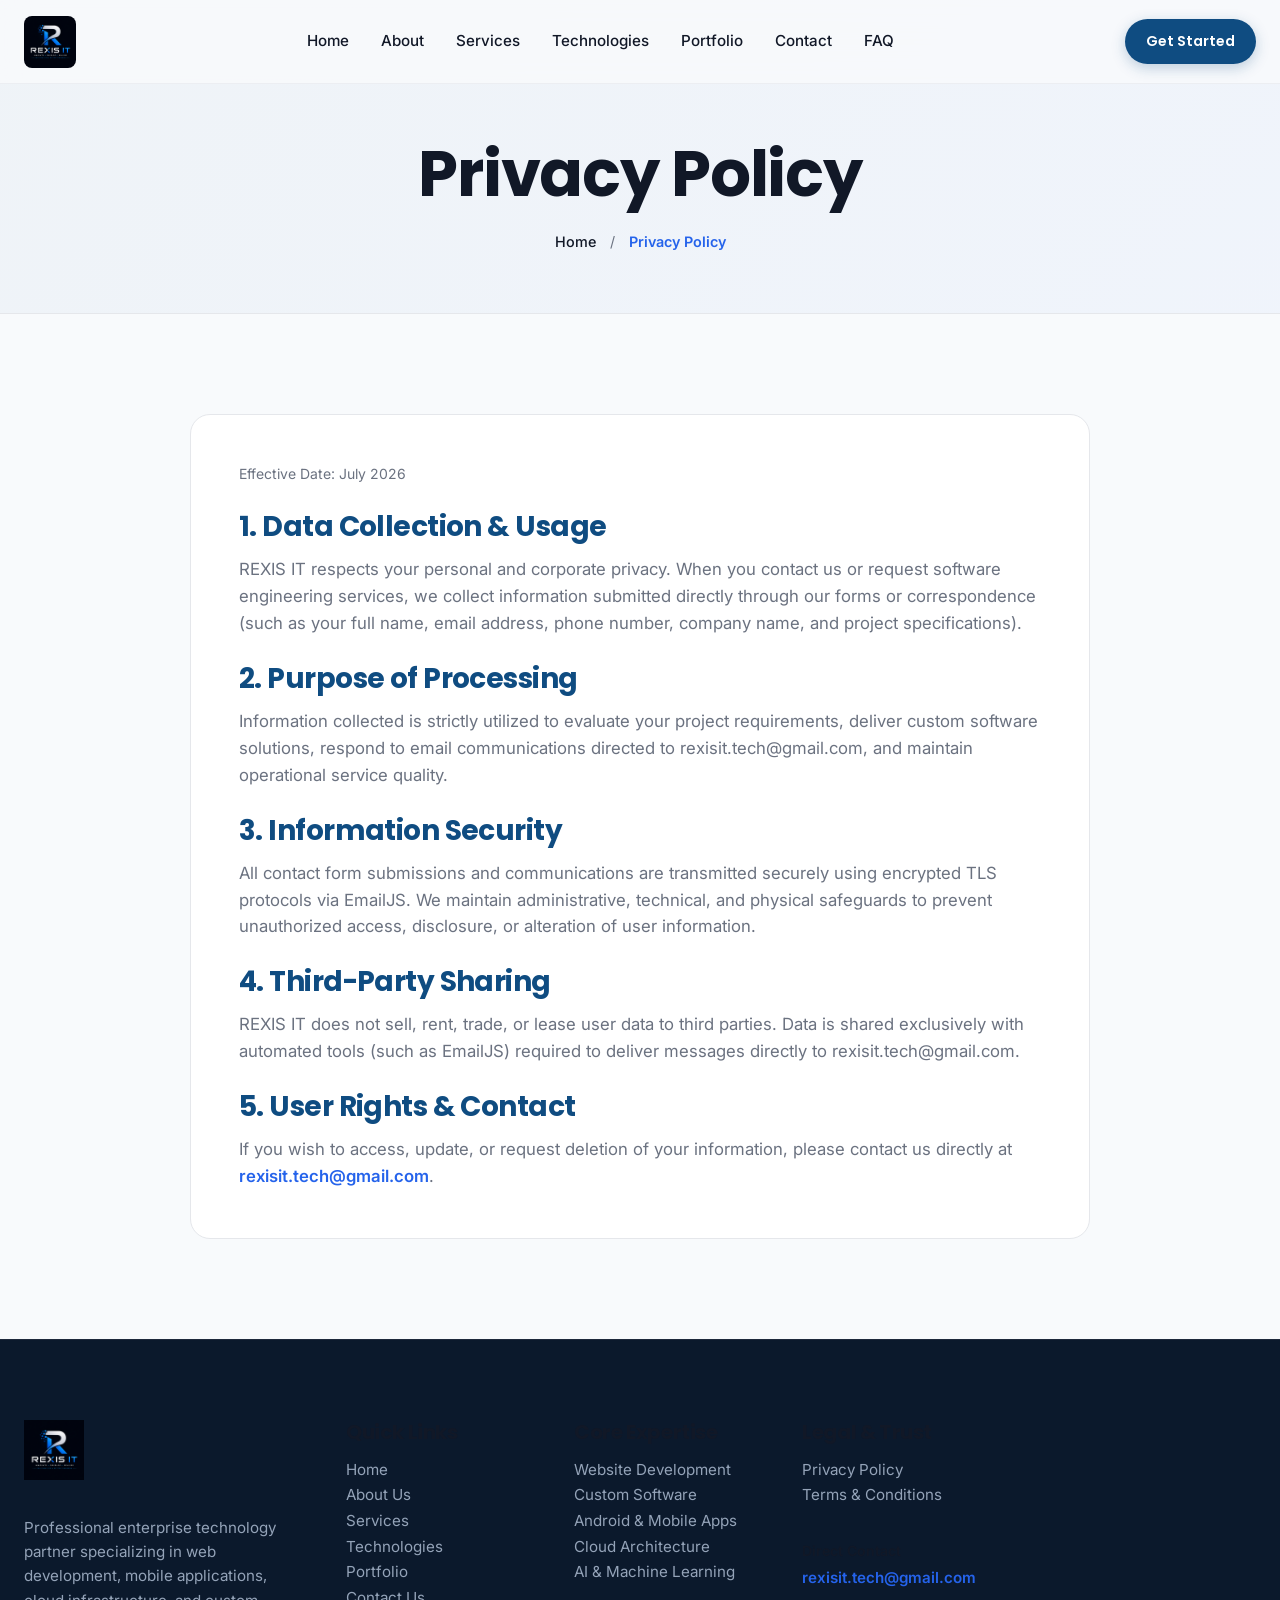
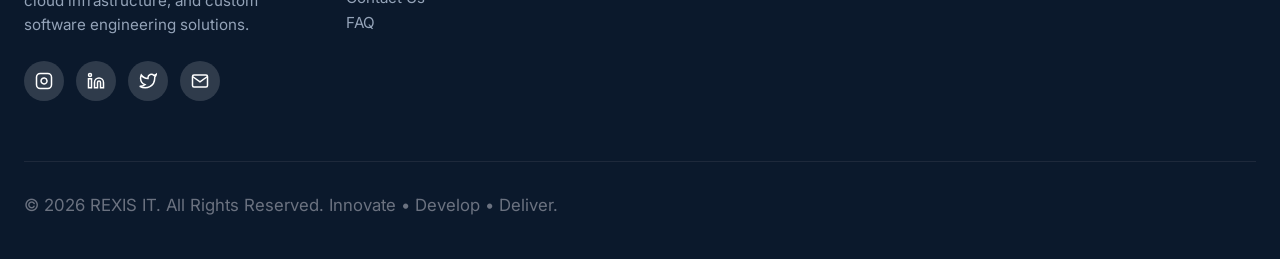
<file: privacy-policy.html>
<!DOCTYPE html>
<html lang="en">
<head>
  <meta charset="UTF-8">
  <meta name="viewport" content="width=device-width, initial-scale=1.0">
  <title>Privacy Policy | REXIS IT</title>
  <meta name="description" content="Official Privacy Policy for REXIS IT. Learn how we handle enterprise data privacy, security, and information transmission.">
  
  <link rel="preconnect" href="https://fonts.googleapis.com">
  <link rel="preconnect" href="https://fonts.gstatic.com" crossorigin>
  <link href="https://fonts.googleapis.com/css2?family=Inter:wght@300;400;500;600;700&family=Poppins:wght@500;600;700;800&display=swap" rel="stylesheet">
  <link rel="stylesheet" href="style.css">
  <link rel="icon" type="image/png" href="logo.png">
</head>
<body>

  <!-- Page Loader -->
  <div id="page-loader">
    <div class="loader-logo"><img src="logo.png" alt="REXIS IT Logo" style="height:60px; width:auto;"></div>
    <div class="loader-bar"></div>
  </div>

  <!-- Header Navigation -->
  <header class="header">
    <div class="container navbar">
      <a href="index.html" class="logo">
        <img src="logo.png" alt="REXIS IT Logo" class="logo-img">
      </a>

      <nav class="nav-menu">
        <a href="index.html" class="nav-link">Home</a>
        <a href="about.html" class="nav-link">About</a>
        <a href="services.html" class="nav-link">Services</a>
        <a href="technologies.html" class="nav-link">Technologies</a>
        <a href="portfolio.html" class="nav-link">Portfolio</a>
        <a href="contact.html" class="nav-link">Contact</a>
        <a href="faq.html" class="nav-link">FAQ</a>
      </nav>

      <div class="nav-cta">
        <a href="contact.html" class="btn btn-primary btn-sm">Get Started</a>
        <button class="hamburger" aria-label="Toggle Navigation Menu">
          <span></span>
          <span></span>
          <span></span>
        </button>
      </div>
    </div>
  </header>

  <!-- Inner Page Header -->
  <section class="page-header">
    <div class="container">
      <h1>Privacy Policy</h1>
      <div class="breadcrumb">
        <a href="index.html">Home</a> &nbsp;/&nbsp; <span>Privacy Policy</span>
      </div>
    </div>
  </section>

  <!-- Privacy Policy Content -->
  <section class="section">
    <div class="container">
      <div class="card reveal" style="max-width:900px; margin:0 auto; padding:48px;">
        <p style="font-size:0.875rem; color:var(--text-light); margin-bottom:24px;">Effective Date: July 2026</p>

        <h3 style="margin-bottom:12px; color:var(--primary);">1. Data Collection & Usage</h3>
        <p style="margin-bottom:24px;">REXIS IT respects your personal and corporate privacy. When you contact us or request software engineering services, we collect information submitted directly through our forms or correspondence (such as your full name, email address, phone number, company name, and project specifications).</p>

        <h3 style="margin-bottom:12px; color:var(--primary);">2. Purpose of Processing</h3>
        <p style="margin-bottom:24px;">Information collected is strictly utilized to evaluate your project requirements, deliver custom software solutions, respond to email communications directed to rexisit.tech@gmail.com, and maintain operational service quality.</p>

        <h3 style="margin-bottom:12px; color:var(--primary);">3. Information Security</h3>
        <p style="margin-bottom:24px;">All contact form submissions and communications are transmitted securely using encrypted TLS protocols via EmailJS. We maintain administrative, technical, and physical safeguards to prevent unauthorized access, disclosure, or alteration of user information.</p>

        <h3 style="margin-bottom:12px; color:var(--primary);">4. Third-Party Sharing</h3>
        <p style="margin-bottom:24px;">REXIS IT does not sell, rent, trade, or lease user data to third parties. Data is shared exclusively with automated tools (such as EmailJS) required to deliver messages directly to rexisit.tech@gmail.com.</p>

        <h3 style="margin-bottom:12px; color:var(--primary);">5. User Rights & Contact</h3>
        <p>If you wish to access, update, or request deletion of your information, please contact us directly at <a href="mailto:rexisit.tech@gmail.com" style="color:var(--secondary); font-weight:600;">rexisit.tech@gmail.com</a>.</p>
      </div>
    </div>
  </section>

  <!-- Footer -->
  <footer class="footer">
    <div class="container">
      <div class="footer-grid">
        <div class="footer-brand">
          <a href="index.html" class="logo">
            <img src="logo.png" alt="REXIS IT Logo" class="logo-img-footer">
          </a>
          <p>Professional enterprise technology partner specializing in web development, mobile applications, cloud infrastructure, and custom software engineering solutions.</p>
          <div class="social-links">
            <a href="https://www.instagram.com/rexis.it" target="_blank" rel="noopener noreferrer" class="social-btn" aria-label="Instagram">
              <svg width="18" height="18" viewBox="0 0 24 24" fill="none" stroke="currentColor" stroke-width="2"><rect x="2" y="2" width="20" height="20" rx="5" ry="5"/><path d="M16 11.37A4 4 0 1 1 12.63 8 4 4 0 0 1 16 11.37z"/><line x1="17.5" y1="6.5" x2="17.51" y2="6.5"/></svg>
            </a>
            <a href="https://www.linkedin.com/in/rexis-it-3505b5425" target="_blank" rel="noopener noreferrer" class="social-btn" aria-label="LinkedIn">
              <svg width="18" height="18" viewBox="0 0 24 24" fill="none" stroke="currentColor" stroke-width="2"><path d="M16 8a6 6 0 0 1 6 6v7h-4v-7a2 2 0 0 0-2-2 2 2 0 0 0-2 2v7h-4v-7a6 6 0 0 1 6-6z"/><rect x="2" y="9" width="4" height="12"/><circle cx="4" cy="4" r="2"/></svg>
            </a>
            <a href="https://x.com/REXIS_IT" target="_blank" rel="noopener noreferrer" class="social-btn" aria-label="X Twitter">
              <svg width="18" height="18" viewBox="0 0 24 24" fill="none" stroke="currentColor" stroke-width="2"><path d="M23 3a10.9 10.9 0 0 1-3.14 1.53 4.48 4.48 0 0 0-7.86 3v1A10.66 10.66 0 0 1 3 4s-4 9 5 13a11.64 11.64 0 0 1-7 2c9 5 20 0 20-11.5a4.5 4.5 0 0 0-.08-.83A7.72 7.72 0 0 0 23 3z"/></svg>
            </a>
            <a href="mailto:rexisit.tech@gmail.com" class="social-btn" aria-label="Email">
              <svg width="18" height="18" viewBox="0 0 24 24" fill="none" stroke="currentColor" stroke-width="2"><path d="M4 4h16c1.1 0 2 .9 2 2v12c0 1.1-.9 2-2 2H4c-1.1 0-2-.9-2-2V6c0-1.1.9-2 2-2z"/><polyline points="22,6 12,13 2,6"/></svg>
            </a>
          </div>
        </div>

        <div class="footer-links">
          <h4>Quick Links</h4>
          <ul>
            <li><a href="index.html">Home</a></li>
            <li><a href="about.html">About Us</a></li>
            <li><a href="services.html">Services</a></li>
            <li><a href="technologies.html">Technologies</a></li>
            <li><a href="portfolio.html">Portfolio</a></li>
            <li><a href="contact.html">Contact Us</a></li>
            <li><a href="faq.html">FAQ</a></li>
          </ul>
        </div>

        <div class="footer-links">
          <h4>Core Expertise</h4>
          <ul>
            <li><a href="services.html">Website Development</a></li>
            <li><a href="services.html">Custom Software</a></li>
            <li><a href="services.html">Android & Mobile Apps</a></li>
            <li><a href="services.html">Cloud Architecture</a></li>
            <li><a href="services.html">AI & Machine Learning</a></li>
          </ul>
        </div>

        <div class="footer-links">
          <h4>Legal & Trust</h4>
          <ul>
            <li><a href="privacy-policy.html">Privacy Policy</a></li>
            <li><a href="terms-and-conditions.html">Terms & Conditions</a></li>
          </ul>
          <div style="margin-top:20px; font-size:0.875rem;">
            <div style="color:var(--text-dark); font-weight:600; margin-bottom:4px;">Direct Contact</div>
            <a href="mailto:rexisit.tech@gmail.com" style="color:var(--secondary); font-weight:600;">rexisit.tech@gmail.com</a>
          </div>
        </div>
      </div>

      <div class="footer-bottom">
        <p>&copy; 2026 REXIS IT. All Rights Reserved. Innovate • Develop • Deliver.</p>
      </div>
    </div>
  </footer>

  <!-- Back to Top Button -->
  <button id="backToTop" class="back-to-top" aria-label="Back to Top">
    <svg width="20" height="20" viewBox="0 0 24 24" fill="none" stroke="currentColor" stroke-width="2.5"><polyline points="18 15 12 9 6 15"/></svg>
  </button>

  <script src="script.js"></script>
</body>
</html>
</file>
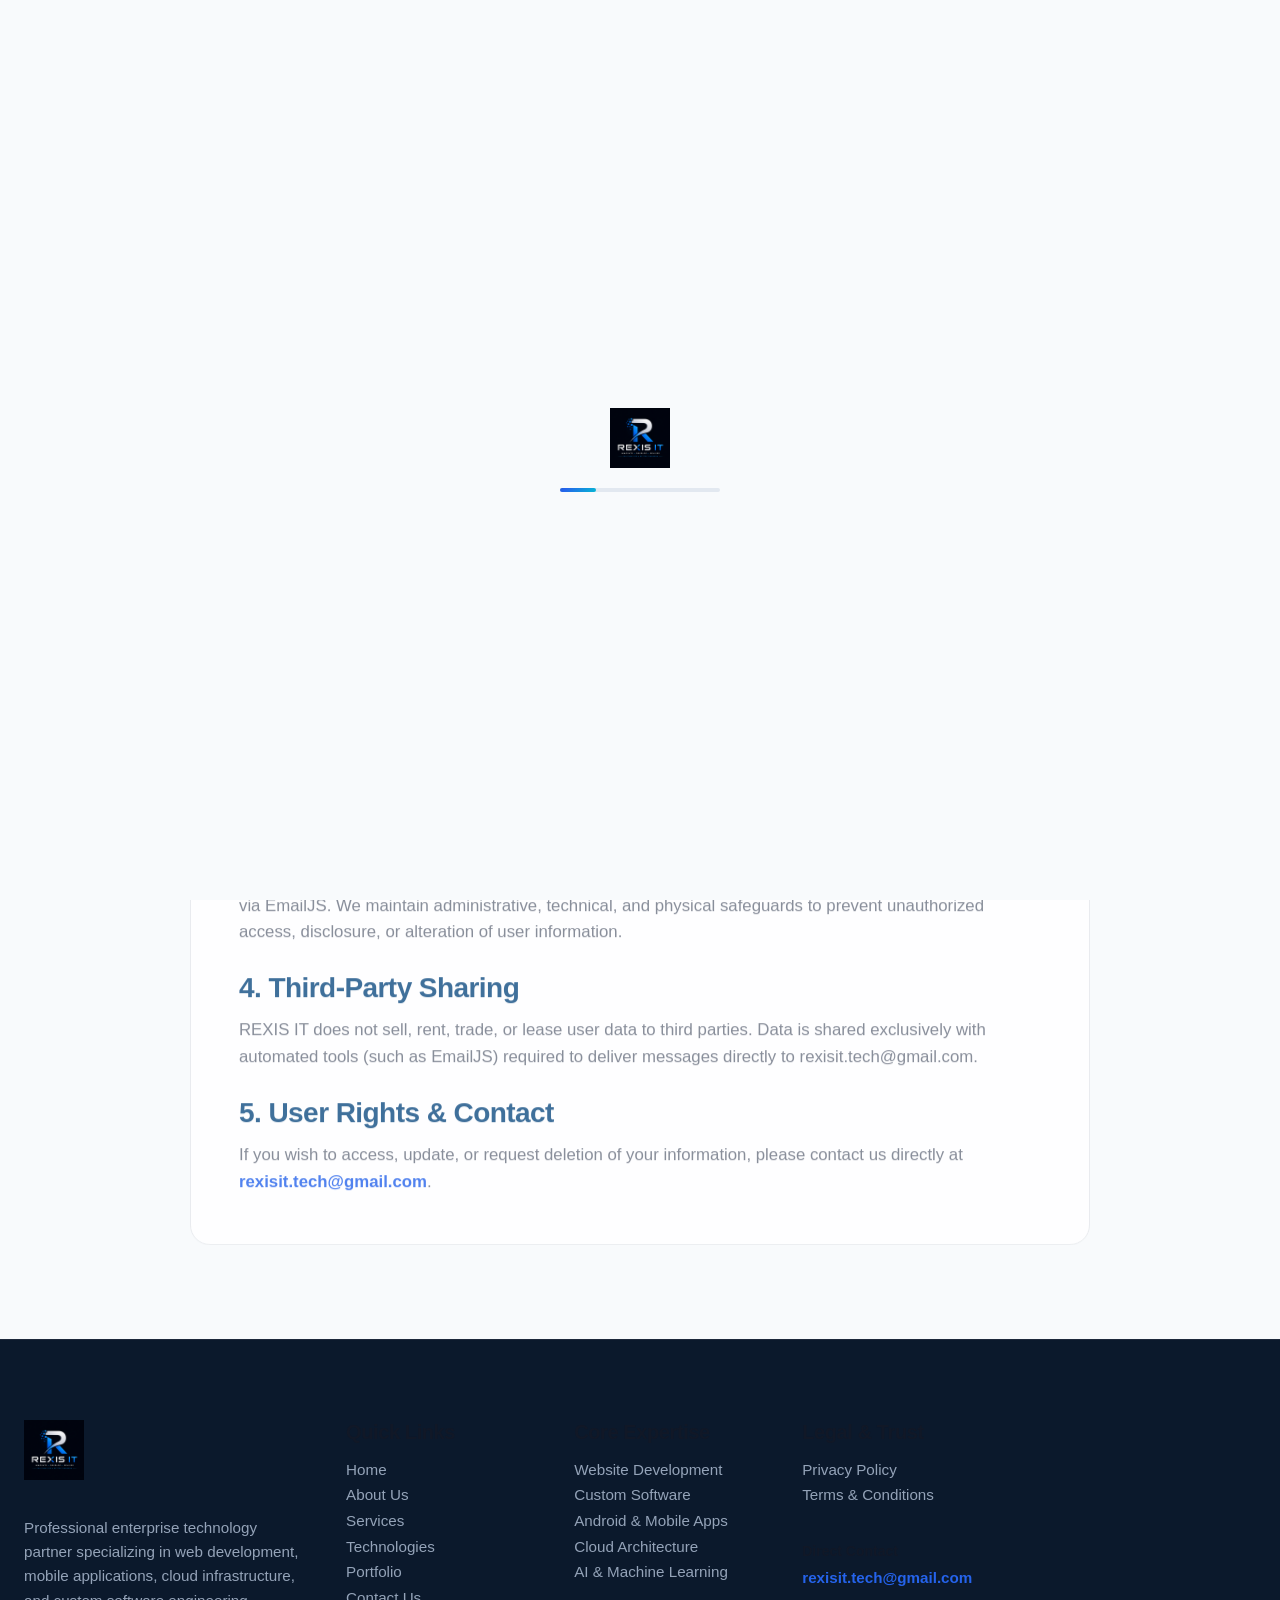
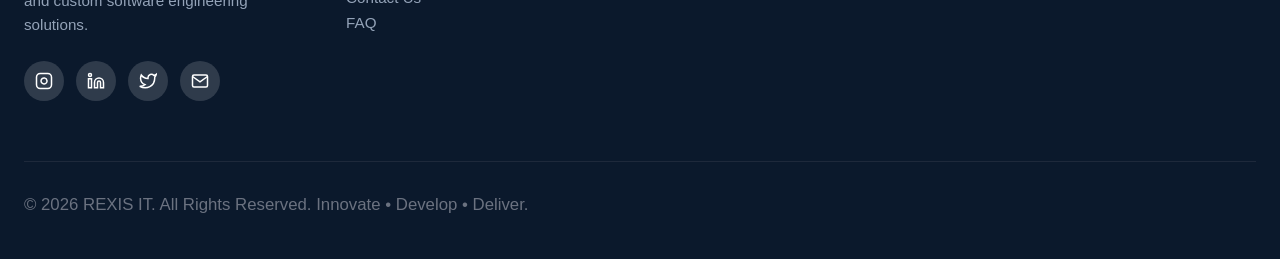
<file: privacy.html>
<!DOCTYPE html>
<html lang="en">
<head>
  <meta charset="UTF-8">
  <meta http-equiv="refresh" content="0; url=privacy-policy.html">
  <title>Redirecting to Privacy Policy...</title>
  <link rel="canonical" href="privacy-policy.html">
</head>
<body>
  <p>Redirecting to <a href="privacy-policy.html">Privacy Policy</a>...</p>
</body>
</html>
</file>
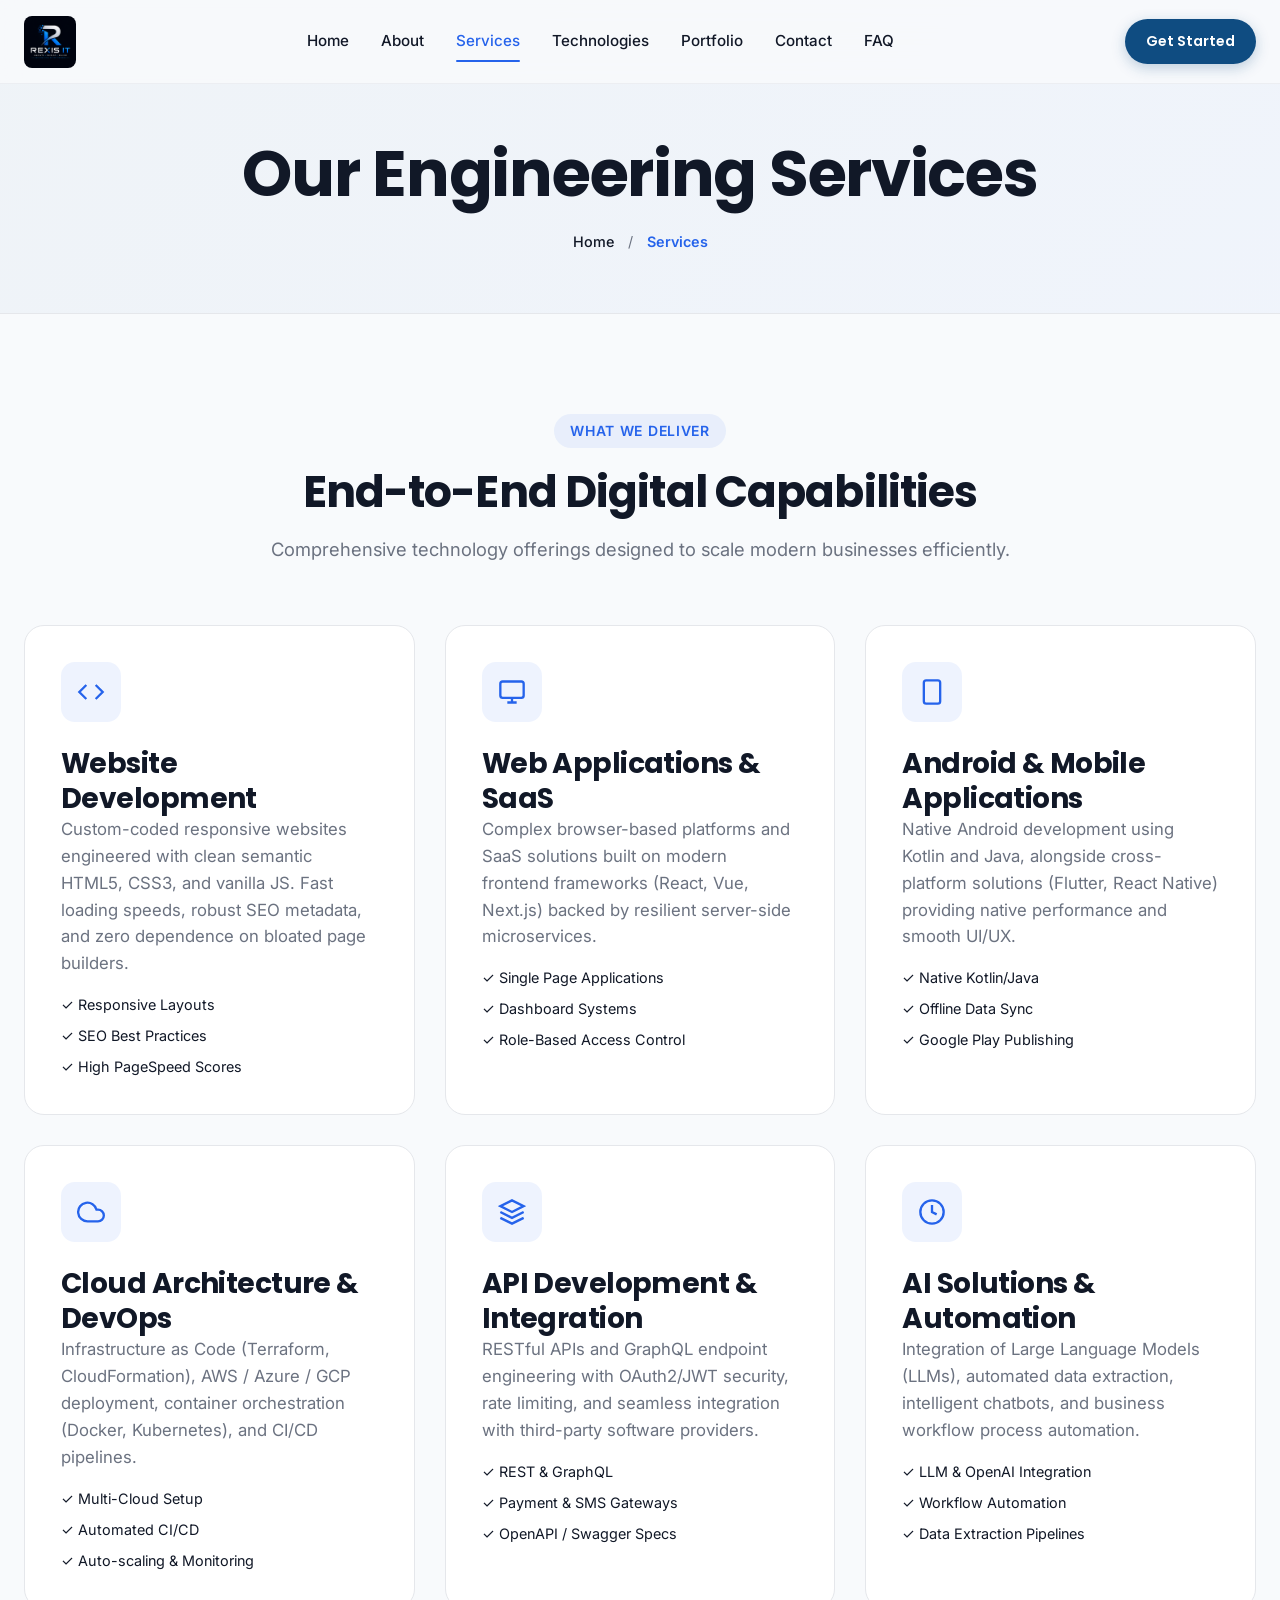
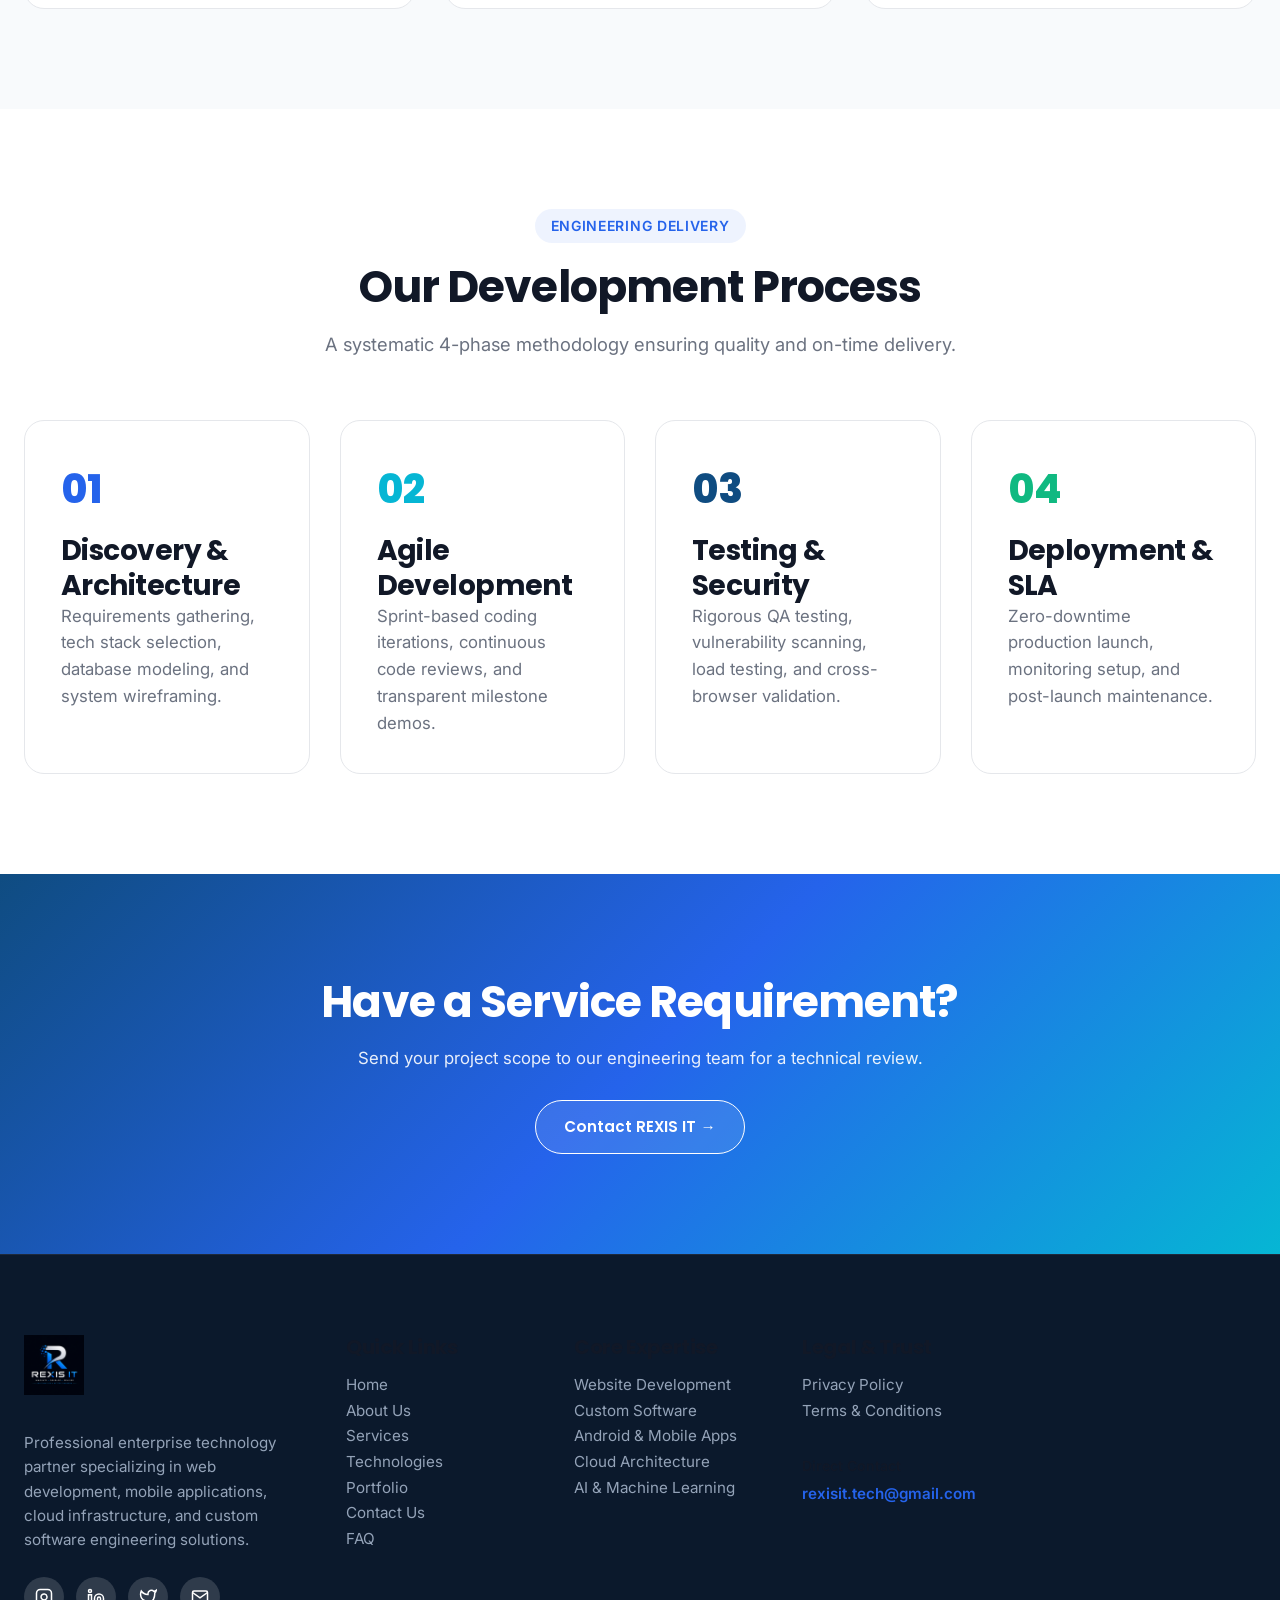
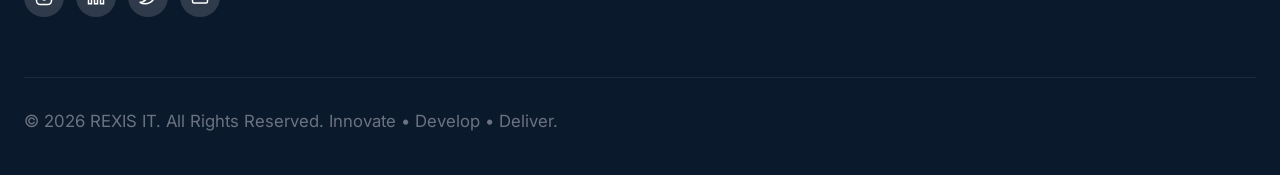
<file: services.html>
<!DOCTYPE html>
<html lang="en">
<head>
  <meta charset="UTF-8">
  <meta name="viewport" content="width=device-width, initial-scale=1.0">
  <title>Engineering Services | REXIS IT</title>
  <meta name="description" content="Explore REXIS IT's software engineering services: custom web apps, Android & mobile development, cloud DevOps, API integration, and AI solutions.">
  
  <link rel="preconnect" href="https://fonts.googleapis.com">
  <link rel="preconnect" href="https://fonts.gstatic.com" crossorigin>
  <link href="https://fonts.googleapis.com/css2?family=Inter:wght@300;400;500;600;700&family=Poppins:wght@500;600;700;800&display=swap" rel="stylesheet">
  <link rel="stylesheet" href="style.css">
  <link rel="icon" type="image/png" href="logo.png">
</head>
<body>

  <!-- Page Loader -->
  <div id="page-loader">
    <div class="loader-logo"><img src="logo.png" alt="REXIS IT Logo" style="height:60px; width:auto;"></div>
    <div class="loader-bar"></div>
  </div>

  <!-- Header Navigation -->
  <header class="header">
    <div class="container navbar">
      <a href="index.html" class="logo">
        <img src="logo.png" alt="REXIS IT Logo" class="logo-img">
      </a>

      <nav class="nav-menu">
        <a href="index.html" class="nav-link">Home</a>
        <a href="about.html" class="nav-link">About</a>
        <a href="services.html" class="nav-link active">Services</a>
        <a href="technologies.html" class="nav-link">Technologies</a>
        <a href="portfolio.html" class="nav-link">Portfolio</a>
        <a href="contact.html" class="nav-link">Contact</a>
        <a href="faq.html" class="nav-link">FAQ</a>
      </nav>

      <div class="nav-cta">
        <a href="contact.html" class="btn btn-primary btn-sm">Get Started</a>
        <button class="hamburger" aria-label="Toggle Navigation Menu">
          <span></span>
          <span></span>
          <span></span>
        </button>
      </div>
    </div>
  </header>

  <!-- Inner Page Header -->
  <section class="page-header">
    <div class="container">
      <h1>Our Engineering Services</h1>
      <div class="breadcrumb">
        <a href="index.html">Home</a> &nbsp;/&nbsp; <span>Services</span>
      </div>
    </div>
  </section>

  <!-- Services Grid -->
  <section class="section">
    <div class="container">
      <div class="section-header reveal">
        <span class="tag">What We Deliver</span>
        <h2>End-to-End Digital Capabilities</h2>
        <p>Comprehensive technology offerings designed to scale modern businesses efficiently.</p>
      </div>

      <div class="grid grid-3">
        
        <!-- Service 1 -->
        <div class="card reveal">
          <div class="card-icon">
            <svg width="28" height="28" viewBox="0 0 24 24" fill="none" stroke="currentColor" stroke-width="2"><polyline points="16 18 22 12 16 6"/><polyline points="8 6 2 12 8 18"/></svg>
          </div>
          <h3>Website Development</h3>
          <p>Custom-coded responsive websites engineered with clean semantic HTML5, CSS3, and vanilla JS. Fast loading speeds, robust SEO metadata, and zero dependence on bloated page builders.</p>
          <ul style="margin-top:16px; font-size:0.9rem; color:var(--text-dark); display:grid; gap:8px;">
            <li>✓ Responsive Layouts</li>
            <li>✓ SEO Best Practices</li>
            <li>✓ High PageSpeed Scores</li>
          </ul>
        </div>

        <!-- Service 2 -->
        <div class="card reveal">
          <div class="card-icon">
            <svg width="28" height="28" viewBox="0 0 24 24" fill="none" stroke="currentColor" stroke-width="2"><rect x="2" y="3" width="20" height="14" rx="2" ry="2"/><line x1="8" y1="21" x2="16" y2="21"/><line x1="12" y1="17" x2="12" y2="21"/></svg>
          </div>
          <h3>Web Applications & SaaS</h3>
          <p>Complex browser-based platforms and SaaS solutions built on modern frontend frameworks (React, Vue, Next.js) backed by resilient server-side microservices.</p>
          <ul style="margin-top:16px; font-size:0.9rem; color:var(--text-dark); display:grid; gap:8px;">
            <li>✓ Single Page Applications</li>
            <li>✓ Dashboard Systems</li>
            <li>✓ Role-Based Access Control</li>
          </ul>
        </div>

        <!-- Service 3 -->
        <div class="card reveal">
          <div class="card-icon">
            <svg width="28" height="28" viewBox="0 0 24 24" fill="none" stroke="currentColor" stroke-width="2"><rect x="5" y="2" width="14" height="20" rx="2" ry="2"/><line x1="12" y1="18" x2="12.01" y2="18"/></svg>
          </div>
          <h3>Android & Mobile Applications</h3>
          <p>Native Android development using Kotlin and Java, alongside cross-platform solutions (Flutter, React Native) providing native performance and smooth UI/UX.</p>
          <ul style="margin-top:16px; font-size:0.9rem; color:var(--text-dark); display:grid; gap:8px;">
            <li>✓ Native Kotlin/Java</li>
            <li>✓ Offline Data Sync</li>
            <li>✓ Google Play Publishing</li>
          </ul>
        </div>

        <!-- Service 4 -->
        <div class="card reveal">
          <div class="card-icon">
            <svg width="28" height="28" viewBox="0 0 24 24" fill="none" stroke="currentColor" stroke-width="2"><path d="M18 10h-1.26A8 8 0 1 0 9 20h9a5 5 0 0 0 0-10z"/></svg>
          </div>
          <h3>Cloud Architecture & DevOps</h3>
          <p>Infrastructure as Code (Terraform, CloudFormation), AWS / Azure / GCP deployment, container orchestration (Docker, Kubernetes), and CI/CD pipelines.</p>
          <ul style="margin-top:16px; font-size:0.9rem; color:var(--text-dark); display:grid; gap:8px;">
            <li>✓ Multi-Cloud Setup</li>
            <li>✓ Automated CI/CD</li>
            <li>✓ Auto-scaling & Monitoring</li>
          </ul>
        </div>

        <!-- Service 5 -->
        <div class="card reveal">
          <div class="card-icon">
            <svg width="28" height="28" viewBox="0 0 24 24" fill="none" stroke="currentColor" stroke-width="2"><path d="M12 2L2 7l10 5 10-5-10-5zM2 17l10 5 10-5M2 12l10 5 10-5"/></svg>
          </div>
          <h3>API Development & Integration</h3>
          <p>RESTful APIs and GraphQL endpoint engineering with OAuth2/JWT security, rate limiting, and seamless integration with third-party software providers.</p>
          <ul style="margin-top:16px; font-size:0.9rem; color:var(--text-dark); display:grid; gap:8px;">
            <li>✓ REST & GraphQL</li>
            <li>✓ Payment & SMS Gateways</li>
            <li>✓ OpenAPI / Swagger Specs</li>
          </ul>
        </div>

        <!-- Service 6 -->
        <div class="card reveal">
          <div class="card-icon">
            <svg width="28" height="28" viewBox="0 0 24 24" fill="none" stroke="currentColor" stroke-width="2"><circle cx="12" cy="12" r="10"/><path d="M12 6v6l4 2"/></svg>
          </div>
          <h3>AI Solutions & Automation</h3>
          <p>Integration of Large Language Models (LLMs), automated data extraction, intelligent chatbots, and business workflow process automation.</p>
          <ul style="margin-top:16px; font-size:0.9rem; color:var(--text-dark); display:grid; gap:8px;">
            <li>✓ LLM & OpenAI Integration</li>
            <li>✓ Workflow Automation</li>
            <li>✓ Data Extraction Pipelines</li>
          </ul>
        </div>

      </div>
    </div>
  </section>

  <!-- Process Section -->
  <section class="section" style="background-color: white;">
    <div class="container">
      <div class="section-header reveal">
        <span class="tag">Engineering Delivery</span>
        <h2>Our Development Process</h2>
        <p>A systematic 4-phase methodology ensuring quality and on-time delivery.</p>
      </div>

      <div class="grid grid-4">
        <div class="card reveal">
          <div style="font-size:2.5rem; font-weight:800; color:var(--secondary); font-family:var(--font-heading); margin-bottom:12px;">01</div>
          <h3>Discovery & Architecture</h3>
          <p>Requirements gathering, tech stack selection, database modeling, and system wireframing.</p>
        </div>

        <div class="card reveal">
          <div style="font-size:2.5rem; font-weight:800; color:var(--accent); font-family:var(--font-heading); margin-bottom:12px;">02</div>
          <h3>Agile Development</h3>
          <p>Sprint-based coding iterations, continuous code reviews, and transparent milestone demos.</p>
        </div>

        <div class="card reveal">
          <div style="font-size:2.5rem; font-weight:800; color:var(--primary); font-family:var(--font-heading); margin-bottom:12px;">03</div>
          <h3>Testing & Security</h3>
          <p>Rigorous QA testing, vulnerability scanning, load testing, and cross-browser validation.</p>
        </div>

        <div class="card reveal">
          <div style="font-size:2.5rem; font-weight:800; color:var(--success); font-family:var(--font-heading); margin-bottom:12px;">04</div>
          <h3>Deployment & SLA</h3>
          <p>Zero-downtime production launch, monitoring setup, and post-launch maintenance.</p>
        </div>
      </div>
    </div>
  </section>

  <!-- CTA Banner -->
  <section class="section" style="background:var(--gradient-primary); color:white; text-align:center;">
    <div class="container reveal">
      <h2 style="color:white; margin-bottom:16px;">Have a Service Requirement?</h2>
      <p style="color:rgba(255,255,255,0.9); max-width:600px; margin:0 auto 28px auto;">Send your project scope to our engineering team for a technical review.</p>
      <a href="contact.html" class="btn btn-outline" style="color:white; border-color:white; background:rgba(255,255,255,0.1);">
        Contact REXIS IT &rarr;
      </a>
    </div>
  </section>

  <!-- Footer -->
  <footer class="footer">
    <div class="container">
      <div class="footer-grid">
        <div class="footer-brand">
          <a href="index.html" class="logo">
            <img src="logo.png" alt="REXIS IT Logo" class="logo-img-footer">
          </a>
          <p>Professional enterprise technology partner specializing in web development, mobile applications, cloud infrastructure, and custom software engineering solutions.</p>
          <div class="social-links">
            <a href="https://www.instagram.com/rexis.it" target="_blank" rel="noopener noreferrer" class="social-btn" aria-label="Instagram">
              <svg width="18" height="18" viewBox="0 0 24 24" fill="none" stroke="currentColor" stroke-width="2"><rect x="2" y="2" width="20" height="20" rx="5" ry="5"/><path d="M16 11.37A4 4 0 1 1 12.63 8 4 4 0 0 1 16 11.37z"/><line x1="17.5" y1="6.5" x2="17.51" y2="6.5"/></svg>
            </a>
            <a href="https://www.linkedin.com/in/rexis-it-3505b5425" target="_blank" rel="noopener noreferrer" class="social-btn" aria-label="LinkedIn">
              <svg width="18" height="18" viewBox="0 0 24 24" fill="none" stroke="currentColor" stroke-width="2"><path d="M16 8a6 6 0 0 1 6 6v7h-4v-7a2 2 0 0 0-2-2 2 2 0 0 0-2 2v7h-4v-7a6 6 0 0 1 6-6z"/><rect x="2" y="9" width="4" height="12"/><circle cx="4" cy="4" r="2"/></svg>
            </a>
            <a href="https://x.com/REXIS_IT" target="_blank" rel="noopener noreferrer" class="social-btn" aria-label="X Twitter">
              <svg width="18" height="18" viewBox="0 0 24 24" fill="none" stroke="currentColor" stroke-width="2"><path d="M23 3a10.9 10.9 0 0 1-3.14 1.53 4.48 4.48 0 0 0-7.86 3v1A10.66 10.66 0 0 1 3 4s-4 9 5 13a11.64 11.64 0 0 1-7 2c9 5 20 0 20-11.5a4.5 4.5 0 0 0-.08-.83A7.72 7.72 0 0 0 23 3z"/></svg>
            </a>
            <a href="mailto:rexisit.tech@gmail.com" class="social-btn" aria-label="Email">
              <svg width="18" height="18" viewBox="0 0 24 24" fill="none" stroke="currentColor" stroke-width="2"><path d="M4 4h16c1.1 0 2 .9 2 2v12c0 1.1-.9 2-2 2H4c-1.1 0-2-.9-2-2V6c0-1.1.9-2 2-2z"/><polyline points="22,6 12,13 2,6"/></svg>
            </a>
          </div>
        </div>

        <div class="footer-links">
          <h4>Quick Links</h4>
          <ul>
            <li><a href="index.html">Home</a></li>
            <li><a href="about.html">About Us</a></li>
            <li><a href="services.html">Services</a></li>
            <li><a href="technologies.html">Technologies</a></li>
            <li><a href="portfolio.html">Portfolio</a></li>
            <li><a href="contact.html">Contact Us</a></li>
            <li><a href="faq.html">FAQ</a></li>
          </ul>
        </div>

        <div class="footer-links">
          <h4>Core Expertise</h4>
          <ul>
            <li><a href="services.html">Website Development</a></li>
            <li><a href="services.html">Custom Software</a></li>
            <li><a href="services.html">Android & Mobile Apps</a></li>
            <li><a href="services.html">Cloud Architecture</a></li>
            <li><a href="services.html">AI & Machine Learning</a></li>
          </ul>
        </div>

        <div class="footer-links">
          <h4>Legal & Trust</h4>
          <ul>
            <li><a href="privacy-policy.html">Privacy Policy</a></li>
            <li><a href="terms-and-conditions.html">Terms & Conditions</a></li>
          </ul>
          <div style="margin-top:20px; font-size:0.875rem;">
            <div style="color:var(--text-dark); font-weight:600; margin-bottom:4px;">Direct Contact</div>
            <a href="mailto:rexisit.tech@gmail.com" style="color:var(--secondary); font-weight:600;">rexisit.tech@gmail.com</a>
          </div>
        </div>
      </div>

      <div class="footer-bottom">
        <p>&copy; 2026 REXIS IT. All Rights Reserved. Innovate • Develop • Deliver.</p>
      </div>
    </div>
  </footer>

  <!-- Back to Top Button -->
  <button id="backToTop" class="back-to-top" aria-label="Back to Top">
    <svg width="20" height="20" viewBox="0 0 24 24" fill="none" stroke="currentColor" stroke-width="2.5"><polyline points="18 15 12 9 6 15"/></svg>
  </button>

  <script src="script.js"></script>
</body>
</html>
</file>
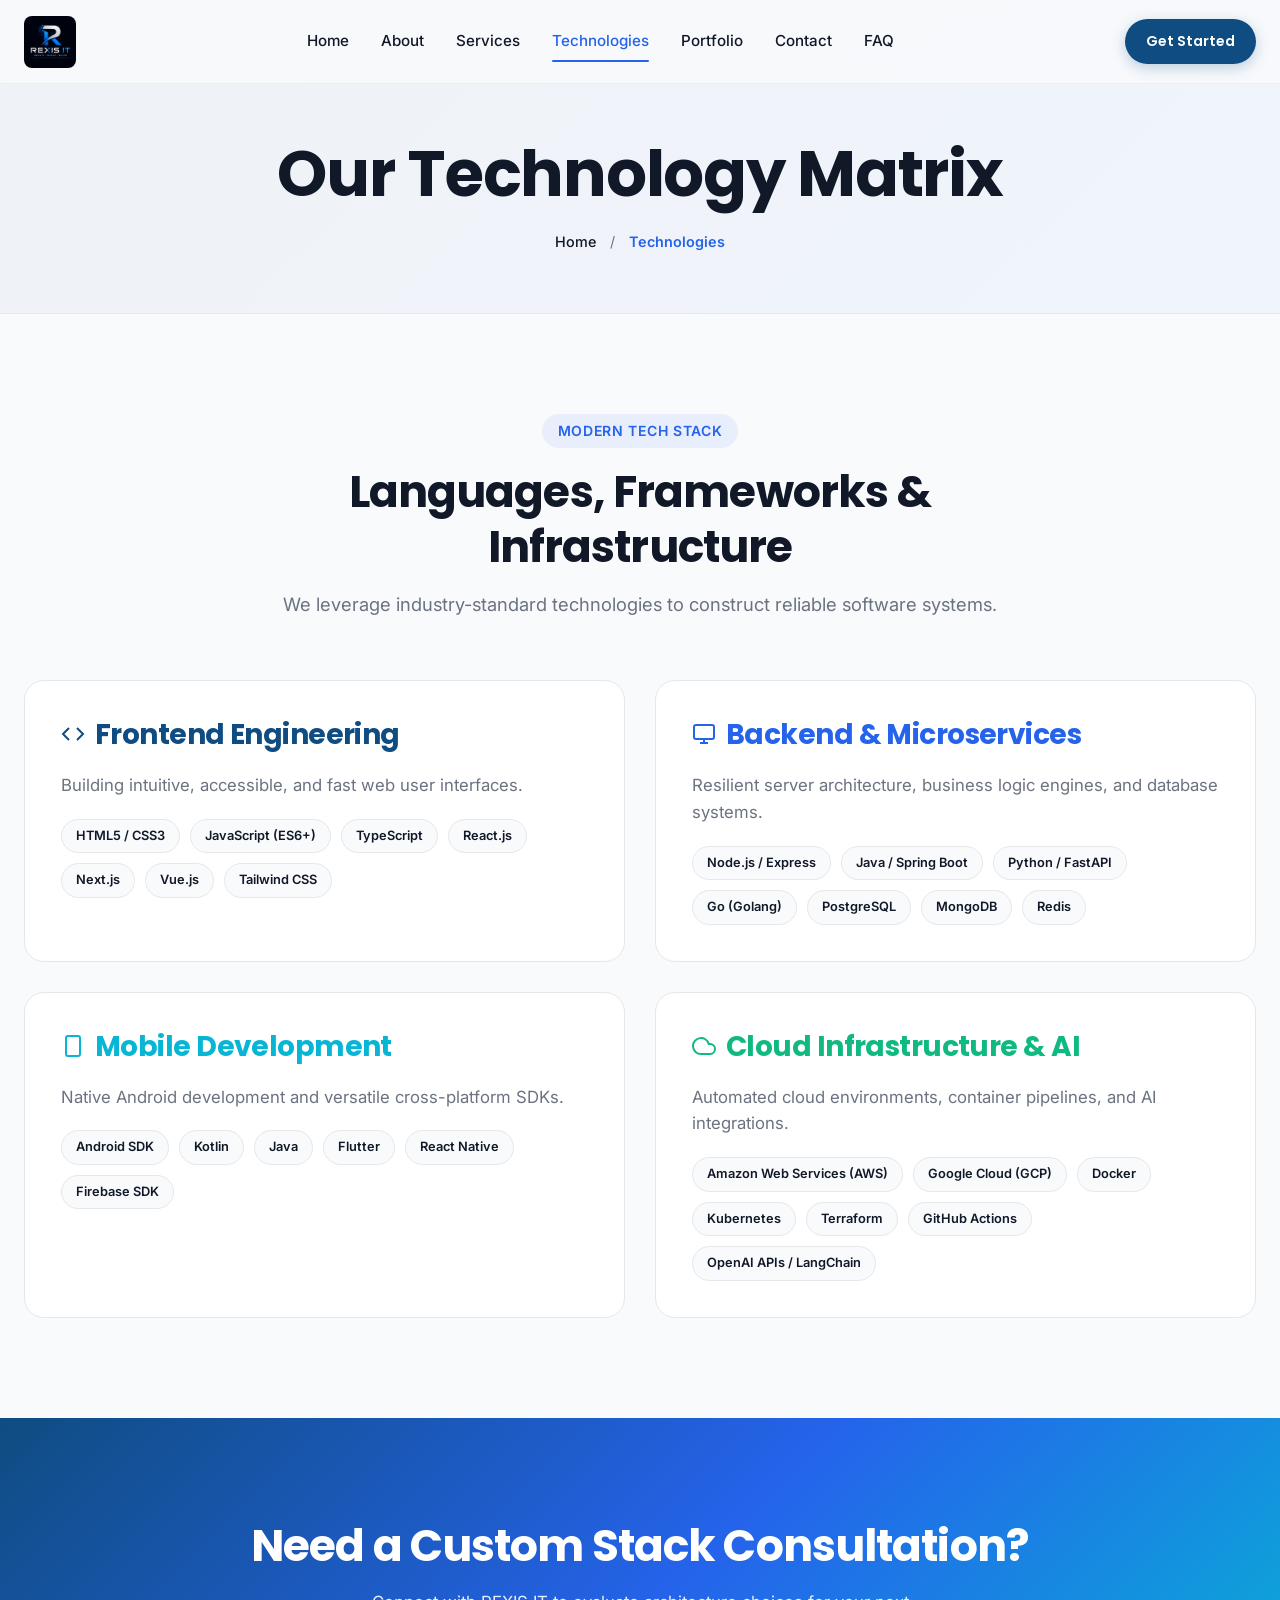
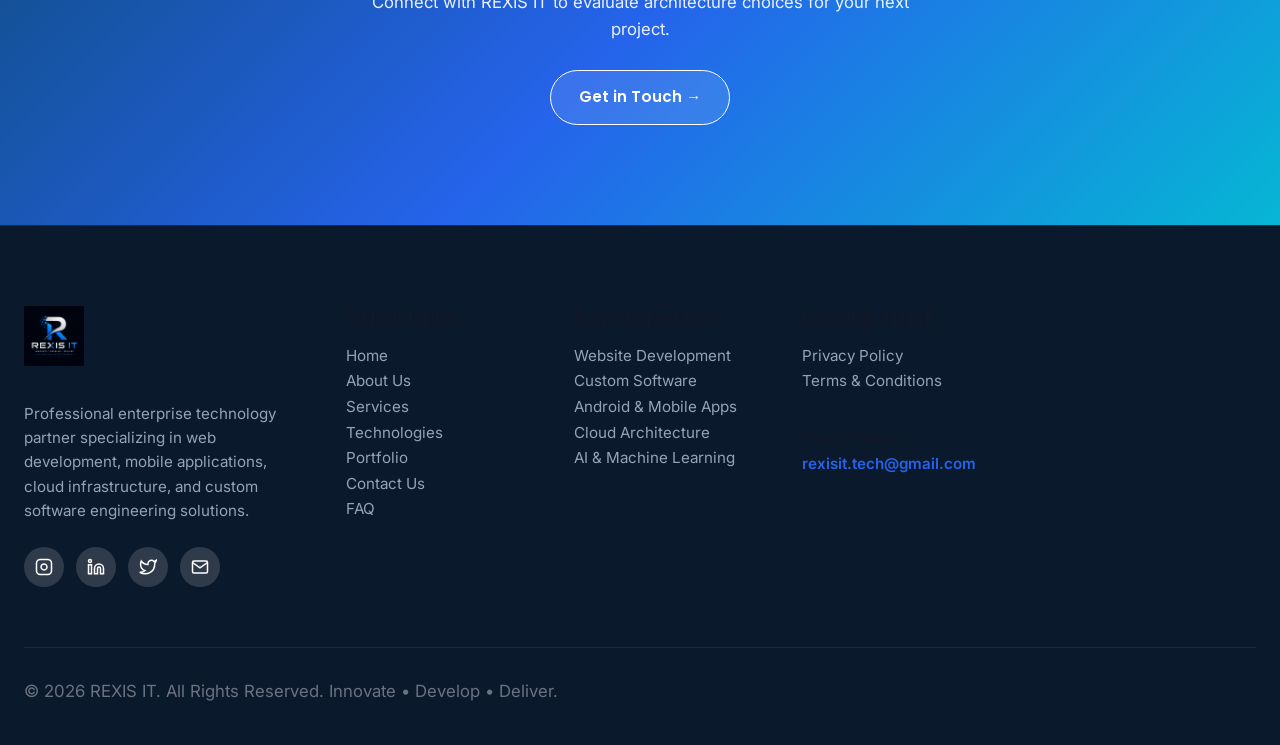
<file: technologies.html>
<!DOCTYPE html>
<html lang="en">
<head>
  <meta charset="UTF-8">
  <meta name="viewport" content="width=device-width, initial-scale=1.0">
  <title>Technologies | REXIS IT Engineering Tech Stack</title>
  <meta name="description" content="Explore REXIS IT's technology stack: Java, Kotlin, React, Node.js, Python, AWS, Azure, Docker, Kubernetes, PostgreSQL, and AI frameworks.">
  
  <link rel="preconnect" href="https://fonts.googleapis.com">
  <link rel="preconnect" href="https://fonts.gstatic.com" crossorigin>
  <link href="https://fonts.googleapis.com/css2?family=Inter:wght@300;400;500;600;700&family=Poppins:wght@500;600;700;800&display=swap" rel="stylesheet">
  <link rel="stylesheet" href="style.css">
  <link rel="icon" type="image/png" href="logo.png">
</head>
<body>

  <!-- Page Loader -->
  <div id="page-loader">
    <div class="loader-logo"><img src="logo.png" alt="REXIS IT Logo" style="height:60px; width:auto;"></div>
    <div class="loader-bar"></div>
  </div>

  <!-- Header Navigation -->
  <header class="header">
    <div class="container navbar">
      <a href="index.html" class="logo">
        <img src="logo.png" alt="REXIS IT Logo" class="logo-img">
      </a>

      <nav class="nav-menu">
        <a href="index.html" class="nav-link">Home</a>
        <a href="about.html" class="nav-link">About</a>
        <a href="services.html" class="nav-link">Services</a>
        <a href="technologies.html" class="nav-link active">Technologies</a>
        <a href="portfolio.html" class="nav-link">Portfolio</a>
        <a href="contact.html" class="nav-link">Contact</a>
        <a href="faq.html" class="nav-link">FAQ</a>
      </nav>

      <div class="nav-cta">
        <a href="contact.html" class="btn btn-primary btn-sm">Get Started</a>
        <button class="hamburger" aria-label="Toggle Navigation Menu">
          <span></span>
          <span></span>
          <span></span>
        </button>
      </div>
    </div>
  </header>

  <!-- Inner Page Header -->
  <section class="page-header">
    <div class="container">
      <h1>Our Technology Matrix</h1>
      <div class="breadcrumb">
        <a href="index.html">Home</a> &nbsp;/&nbsp; <span>Technologies</span>
      </div>
    </div>
  </section>

  <!-- Tech Stacks Section -->
  <section class="section">
    <div class="container">
      <div class="section-header reveal">
        <span class="tag">Modern Tech Stack</span>
        <h2>Languages, Frameworks & Infrastructure</h2>
        <p>We leverage industry-standard technologies to construct reliable software systems.</p>
      </div>

      <div class="grid grid-2">
        
        <!-- Frontend -->
        <div class="card reveal">
          <h3 style="margin-bottom:20px; color:var(--primary); display:flex; align-items:center; gap:10px;">
            <svg width="24" height="24" viewBox="0 0 24 24" fill="none" stroke="currentColor" stroke-width="2"><polyline points="16 18 22 12 16 6"/><polyline points="8 6 2 12 8 18"/></svg>
            Frontend Engineering
          </h3>
          <p>Building intuitive, accessible, and fast web user interfaces.</p>
          <div style="display:flex; flex-wrap:wrap; gap:10px; margin-top:20px;">
            <span class="badge">HTML5 / CSS3</span>
            <span class="badge">JavaScript (ES6+)</span>
            <span class="badge">TypeScript</span>
            <span class="badge">React.js</span>
            <span class="badge">Next.js</span>
            <span class="badge">Vue.js</span>
            <span class="badge">Tailwind CSS</span>
          </div>
        </div>

        <!-- Backend -->
        <div class="card reveal">
          <h3 style="margin-bottom:20px; color:var(--secondary); display:flex; align-items:center; gap:10px;">
            <svg width="24" height="24" viewBox="0 0 24 24" fill="none" stroke="currentColor" stroke-width="2"><rect x="2" y="3" width="20" height="14" rx="2" ry="2"/><line x1="8" y1="21" x2="16" y2="21"/><line x1="12" y1="17" x2="12" y2="21"/></svg>
            Backend & Microservices
          </h3>
          <p>Resilient server architecture, business logic engines, and database systems.</p>
          <div style="display:flex; flex-wrap:wrap; gap:10px; margin-top:20px;">
            <span class="badge">Node.js / Express</span>
            <span class="badge">Java / Spring Boot</span>
            <span class="badge">Python / FastAPI</span>
            <span class="badge">Go (Golang)</span>
            <span class="badge">PostgreSQL</span>
            <span class="badge">MongoDB</span>
            <span class="badge">Redis</span>
          </div>
        </div>

        <!-- Mobile -->
        <div class="card reveal">
          <h3 style="margin-bottom:20px; color:var(--accent); display:flex; align-items:center; gap:10px;">
            <svg width="24" height="24" viewBox="0 0 24 24" fill="none" stroke="currentColor" stroke-width="2"><rect x="5" y="2" width="14" height="20" rx="2" ry="2"/><line x1="12" y1="18" x2="12.01" y2="18"/></svg>
            Mobile Development
          </h3>
          <p>Native Android development and versatile cross-platform SDKs.</p>
          <div style="display:flex; flex-wrap:wrap; gap:10px; margin-top:20px;">
            <span class="badge">Android SDK</span>
            <span class="badge">Kotlin</span>
            <span class="badge">Java</span>
            <span class="badge">Flutter</span>
            <span class="badge">React Native</span>
            <span class="badge">Firebase SDK</span>
          </div>
        </div>

        <!-- Cloud & DevOps -->
        <div class="card reveal">
          <h3 style="margin-bottom:20px; color:var(--success); display:flex; align-items:center; gap:10px;">
            <svg width="24" height="24" viewBox="0 0 24 24" fill="none" stroke="currentColor" stroke-width="2"><path d="M18 10h-1.26A8 8 0 1 0 9 20h9a5 5 0 0 0 0-10z"/></svg>
            Cloud Infrastructure & AI
          </h3>
          <p>Automated cloud environments, container pipelines, and AI integrations.</p>
          <div style="display:flex; flex-wrap:wrap; gap:10px; margin-top:20px;">
            <span class="badge">Amazon Web Services (AWS)</span>
            <span class="badge">Google Cloud (GCP)</span>
            <span class="badge">Docker</span>
            <span class="badge">Kubernetes</span>
            <span class="badge">Terraform</span>
            <span class="badge">GitHub Actions</span>
            <span class="badge">OpenAI APIs / LangChain</span>
          </div>
        </div>

      </div>
    </div>
  </section>

  <!-- CTA Banner -->
  <section class="section" style="background:var(--gradient-primary); color:white; text-align:center;">
    <div class="container reveal">
      <h2 style="color:white; margin-bottom:16px;">Need a Custom Stack Consultation?</h2>
      <p style="color:rgba(255,255,255,0.9); max-width:600px; margin:0 auto 28px auto;">Connect with REXIS IT to evaluate architecture choices for your next project.</p>
      <a href="contact.html" class="btn btn-outline" style="color:white; border-color:white; background:rgba(255,255,255,0.1);">
        Get in Touch &rarr;
      </a>
    </div>
  </section>

  <!-- Footer -->
  <footer class="footer">
    <div class="container">
      <div class="footer-grid">
        <div class="footer-brand">
          <a href="index.html" class="logo">
            <img src="logo.png" alt="REXIS IT Logo" class="logo-img-footer">
          </a>
          <p>Professional enterprise technology partner specializing in web development, mobile applications, cloud infrastructure, and custom software engineering solutions.</p>
          <div class="social-links">
            <a href="https://www.instagram.com/rexis.it" target="_blank" rel="noopener noreferrer" class="social-btn" aria-label="Instagram">
              <svg width="18" height="18" viewBox="0 0 24 24" fill="none" stroke="currentColor" stroke-width="2"><rect x="2" y="2" width="20" height="20" rx="5" ry="5"/><path d="M16 11.37A4 4 0 1 1 12.63 8 4 4 0 0 1 16 11.37z"/><line x1="17.5" y1="6.5" x2="17.51" y2="6.5"/></svg>
            </a>
            <a href="https://www.linkedin.com/in/rexis-it-3505b5425" target="_blank" rel="noopener noreferrer" class="social-btn" aria-label="LinkedIn">
              <svg width="18" height="18" viewBox="0 0 24 24" fill="none" stroke="currentColor" stroke-width="2"><path d="M16 8a6 6 0 0 1 6 6v7h-4v-7a2 2 0 0 0-2-2 2 2 0 0 0-2 2v7h-4v-7a6 6 0 0 1 6-6z"/><rect x="2" y="9" width="4" height="12"/><circle cx="4" cy="4" r="2"/></svg>
            </a>
            <a href="https://x.com/REXIS_IT" target="_blank" rel="noopener noreferrer" class="social-btn" aria-label="X Twitter">
              <svg width="18" height="18" viewBox="0 0 24 24" fill="none" stroke="currentColor" stroke-width="2"><path d="M23 3a10.9 10.9 0 0 1-3.14 1.53 4.48 4.48 0 0 0-7.86 3v1A10.66 10.66 0 0 1 3 4s-4 9 5 13a11.64 11.64 0 0 1-7 2c9 5 20 0 20-11.5a4.5 4.5 0 0 0-.08-.83A7.72 7.72 0 0 0 23 3z"/></svg>
            </a>
            <a href="mailto:rexisit.tech@gmail.com" class="social-btn" aria-label="Email">
              <svg width="18" height="18" viewBox="0 0 24 24" fill="none" stroke="currentColor" stroke-width="2"><path d="M4 4h16c1.1 0 2 .9 2 2v12c0 1.1-.9 2-2 2H4c-1.1 0-2-.9-2-2V6c0-1.1.9-2 2-2z"/><polyline points="22,6 12,13 2,6"/></svg>
            </a>
          </div>
        </div>

        <div class="footer-links">
          <h4>Quick Links</h4>
          <ul>
            <li><a href="index.html">Home</a></li>
            <li><a href="about.html">About Us</a></li>
            <li><a href="services.html">Services</a></li>
            <li><a href="technologies.html">Technologies</a></li>
            <li><a href="portfolio.html">Portfolio</a></li>
            <li><a href="contact.html">Contact Us</a></li>
            <li><a href="faq.html">FAQ</a></li>
          </ul>
        </div>

        <div class="footer-links">
          <h4>Core Expertise</h4>
          <ul>
            <li><a href="services.html">Website Development</a></li>
            <li><a href="services.html">Custom Software</a></li>
            <li><a href="services.html">Android & Mobile Apps</a></li>
            <li><a href="services.html">Cloud Architecture</a></li>
            <li><a href="services.html">AI & Machine Learning</a></li>
          </ul>
        </div>

        <div class="footer-links">
          <h4>Legal & Trust</h4>
          <ul>
            <li><a href="privacy-policy.html">Privacy Policy</a></li>
            <li><a href="terms-and-conditions.html">Terms & Conditions</a></li>
          </ul>
          <div style="margin-top:20px; font-size:0.875rem;">
            <div style="color:var(--text-dark); font-weight:600; margin-bottom:4px;">Direct Contact</div>
            <a href="mailto:rexisit.tech@gmail.com" style="color:var(--secondary); font-weight:600;">rexisit.tech@gmail.com</a>
          </div>
        </div>
      </div>

      <div class="footer-bottom">
        <p>&copy; 2026 REXIS IT. All Rights Reserved. Innovate • Develop • Deliver.</p>
      </div>
    </div>
  </footer>

  <!-- Back to Top Button -->
  <button id="backToTop" class="back-to-top" aria-label="Back to Top">
    <svg width="20" height="20" viewBox="0 0 24 24" fill="none" stroke="currentColor" stroke-width="2.5"><polyline points="18 15 12 9 6 15"/></svg>
  </button>

  <script src="script.js"></script>
</body>
</html>
</file>
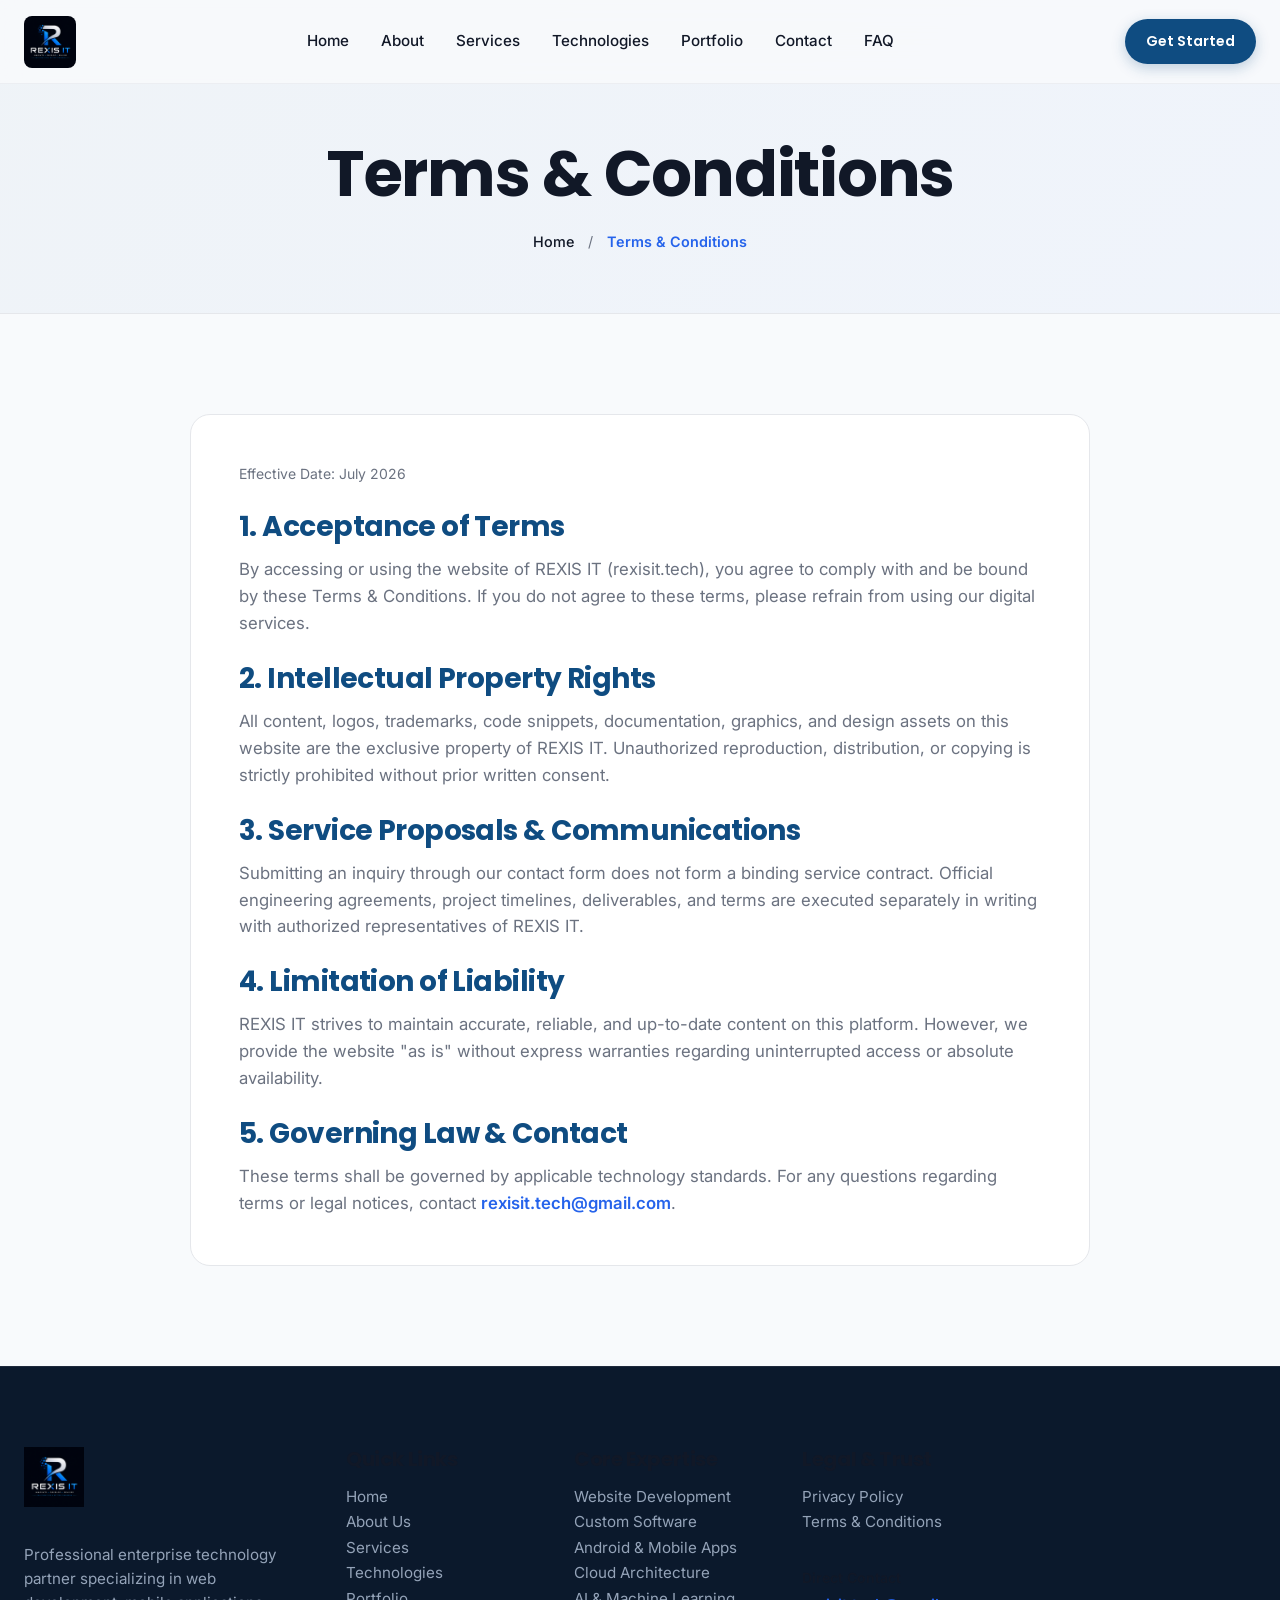
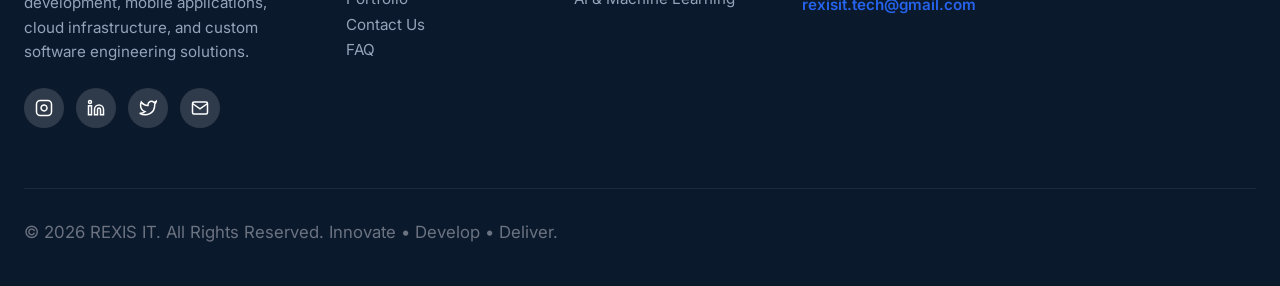
<file: terms-and-conditions.html>
<!DOCTYPE html>
<html lang="en">
<head>
  <meta charset="UTF-8">
  <meta name="viewport" content="width=device-width, initial-scale=1.0">
  <title>Terms & Conditions | REXIS IT</title>
  <meta name="description" content="Official Terms & Conditions governing website use, intellectual property, and service agreements at REXIS IT.">
  
  <link rel="preconnect" href="https://fonts.googleapis.com">
  <link rel="preconnect" href="https://fonts.gstatic.com" crossorigin>
  <link href="https://fonts.googleapis.com/css2?family=Inter:wght@300;400;500;600;700&family=Poppins:wght@500;600;700;800&display=swap" rel="stylesheet">
  <link rel="stylesheet" href="style.css">
  <link rel="icon" type="image/png" href="logo.png">
</head>
<body>

  <!-- Page Loader -->
  <div id="page-loader">
    <div class="loader-logo"><img src="logo.png" alt="REXIS IT Logo" style="height:60px; width:auto;"></div>
    <div class="loader-bar"></div>
  </div>

  <!-- Header Navigation -->
  <header class="header">
    <div class="container navbar">
      <a href="index.html" class="logo">
        <img src="logo.png" alt="REXIS IT Logo" class="logo-img">
      </a>

      <nav class="nav-menu">
        <a href="index.html" class="nav-link">Home</a>
        <a href="about.html" class="nav-link">About</a>
        <a href="services.html" class="nav-link">Services</a>
        <a href="technologies.html" class="nav-link">Technologies</a>
        <a href="portfolio.html" class="nav-link">Portfolio</a>
        <a href="contact.html" class="nav-link">Contact</a>
        <a href="faq.html" class="nav-link">FAQ</a>
      </nav>

      <div class="nav-cta">
        <a href="contact.html" class="btn btn-primary btn-sm">Get Started</a>
        <button class="hamburger" aria-label="Toggle Navigation Menu">
          <span></span>
          <span></span>
          <span></span>
        </button>
      </div>
    </div>
  </header>

  <!-- Inner Page Header -->
  <section class="page-header">
    <div class="container">
      <h1>Terms & Conditions</h1>
      <div class="breadcrumb">
        <a href="index.html">Home</a> &nbsp;/&nbsp; <span>Terms & Conditions</span>
      </div>
    </div>
  </section>

  <!-- Terms & Conditions Content -->
  <section class="section">
    <div class="container">
      <div class="card reveal" style="max-width:900px; margin:0 auto; padding:48px;">
        <p style="font-size:0.875rem; color:var(--text-light); margin-bottom:24px;">Effective Date: July 2026</p>

        <h3 style="margin-bottom:12px; color:var(--primary);">1. Acceptance of Terms</h3>
        <p style="margin-bottom:24px;">By accessing or using the website of REXIS IT (rexisit.tech), you agree to comply with and be bound by these Terms & Conditions. If you do not agree to these terms, please refrain from using our digital services.</p>

        <h3 style="margin-bottom:12px; color:var(--primary);">2. Intellectual Property Rights</h3>
        <p style="margin-bottom:24px;">All content, logos, trademarks, code snippets, documentation, graphics, and design assets on this website are the exclusive property of REXIS IT. Unauthorized reproduction, distribution, or copying is strictly prohibited without prior written consent.</p>

        <h3 style="margin-bottom:12px; color:var(--primary);">3. Service Proposals & Communications</h3>
        <p style="margin-bottom:24px;">Submitting an inquiry through our contact form does not form a binding service contract. Official engineering agreements, project timelines, deliverables, and terms are executed separately in writing with authorized representatives of REXIS IT.</p>

        <h3 style="margin-bottom:12px; color:var(--primary);">4. Limitation of Liability</h3>
        <p style="margin-bottom:24px;">REXIS IT strives to maintain accurate, reliable, and up-to-date content on this platform. However, we provide the website "as is" without express warranties regarding uninterrupted access or absolute availability.</p>

        <h3 style="margin-bottom:12px; color:var(--primary);">5. Governing Law & Contact</h3>
        <p>These terms shall be governed by applicable technology standards. For any questions regarding terms or legal notices, contact <a href="mailto:rexisit.tech@gmail.com" style="color:var(--secondary); font-weight:600;">rexisit.tech@gmail.com</a>.</p>
      </div>
    </div>
  </section>

  <!-- Footer -->
  <footer class="footer">
    <div class="container">
      <div class="footer-grid">
        <div class="footer-brand">
          <a href="index.html" class="logo">
            <img src="logo.png" alt="REXIS IT Logo" class="logo-img-footer">
          </a>
          <p>Professional enterprise technology partner specializing in web development, mobile applications, cloud infrastructure, and custom software engineering solutions.</p>
          <div class="social-links">
            <a href="https://www.instagram.com/rexis.it" target="_blank" rel="noopener noreferrer" class="social-btn" aria-label="Instagram">
              <svg width="18" height="18" viewBox="0 0 24 24" fill="none" stroke="currentColor" stroke-width="2"><rect x="2" y="2" width="20" height="20" rx="5" ry="5"/><path d="M16 11.37A4 4 0 1 1 12.63 8 4 4 0 0 1 16 11.37z"/><line x1="17.5" y1="6.5" x2="17.51" y2="6.5"/></svg>
            </a>
            <a href="https://www.linkedin.com/in/rexis-it-3505b5425" target="_blank" rel="noopener noreferrer" class="social-btn" aria-label="LinkedIn">
              <svg width="18" height="18" viewBox="0 0 24 24" fill="none" stroke="currentColor" stroke-width="2"><path d="M16 8a6 6 0 0 1 6 6v7h-4v-7a2 2 0 0 0-2-2 2 2 0 0 0-2 2v7h-4v-7a6 6 0 0 1 6-6z"/><rect x="2" y="9" width="4" height="12"/><circle cx="4" cy="4" r="2"/></svg>
            </a>
            <a href="https://x.com/REXIS_IT" target="_blank" rel="noopener noreferrer" class="social-btn" aria-label="X Twitter">
              <svg width="18" height="18" viewBox="0 0 24 24" fill="none" stroke="currentColor" stroke-width="2"><path d="M23 3a10.9 10.9 0 0 1-3.14 1.53 4.48 4.48 0 0 0-7.86 3v1A10.66 10.66 0 0 1 3 4s-4 9 5 13a11.64 11.64 0 0 1-7 2c9 5 20 0 20-11.5a4.5 4.5 0 0 0-.08-.83A7.72 7.72 0 0 0 23 3z"/></svg>
            </a>
            <a href="mailto:rexisit.tech@gmail.com" class="social-btn" aria-label="Email">
              <svg width="18" height="18" viewBox="0 0 24 24" fill="none" stroke="currentColor" stroke-width="2"><path d="M4 4h16c1.1 0 2 .9 2 2v12c0 1.1-.9 2-2 2H4c-1.1 0-2-.9-2-2V6c0-1.1.9-2 2-2z"/><polyline points="22,6 12,13 2,6"/></svg>
            </a>
          </div>
        </div>

        <div class="footer-links">
          <h4>Quick Links</h4>
          <ul>
            <li><a href="index.html">Home</a></li>
            <li><a href="about.html">About Us</a></li>
            <li><a href="services.html">Services</a></li>
            <li><a href="technologies.html">Technologies</a></li>
            <li><a href="portfolio.html">Portfolio</a></li>
            <li><a href="contact.html">Contact Us</a></li>
            <li><a href="faq.html">FAQ</a></li>
          </ul>
        </div>

        <div class="footer-links">
          <h4>Core Expertise</h4>
          <ul>
            <li><a href="services.html">Website Development</a></li>
            <li><a href="services.html">Custom Software</a></li>
            <li><a href="services.html">Android & Mobile Apps</a></li>
            <li><a href="services.html">Cloud Architecture</a></li>
            <li><a href="services.html">AI & Machine Learning</a></li>
          </ul>
        </div>

        <div class="footer-links">
          <h4>Legal & Trust</h4>
          <ul>
            <li><a href="privacy-policy.html">Privacy Policy</a></li>
            <li><a href="terms-and-conditions.html">Terms & Conditions</a></li>
          </ul>
          <div style="margin-top:20px; font-size:0.875rem;">
            <div style="color:var(--text-dark); font-weight:600; margin-bottom:4px;">Direct Contact</div>
            <a href="mailto:rexisit.tech@gmail.com" style="color:var(--secondary); font-weight:600;">rexisit.tech@gmail.com</a>
          </div>
        </div>
      </div>

      <div class="footer-bottom">
        <p>&copy; 2026 REXIS IT. All Rights Reserved. Innovate • Develop • Deliver.</p>
      </div>
    </div>
  </footer>

  <!-- Back to Top Button -->
  <button id="backToTop" class="back-to-top" aria-label="Back to Top">
    <svg width="20" height="20" viewBox="0 0 24 24" fill="none" stroke="currentColor" stroke-width="2.5"><polyline points="18 15 12 9 6 15"/></svg>
  </button>

  <script src="script.js"></script>
</body>
</html>
</file>
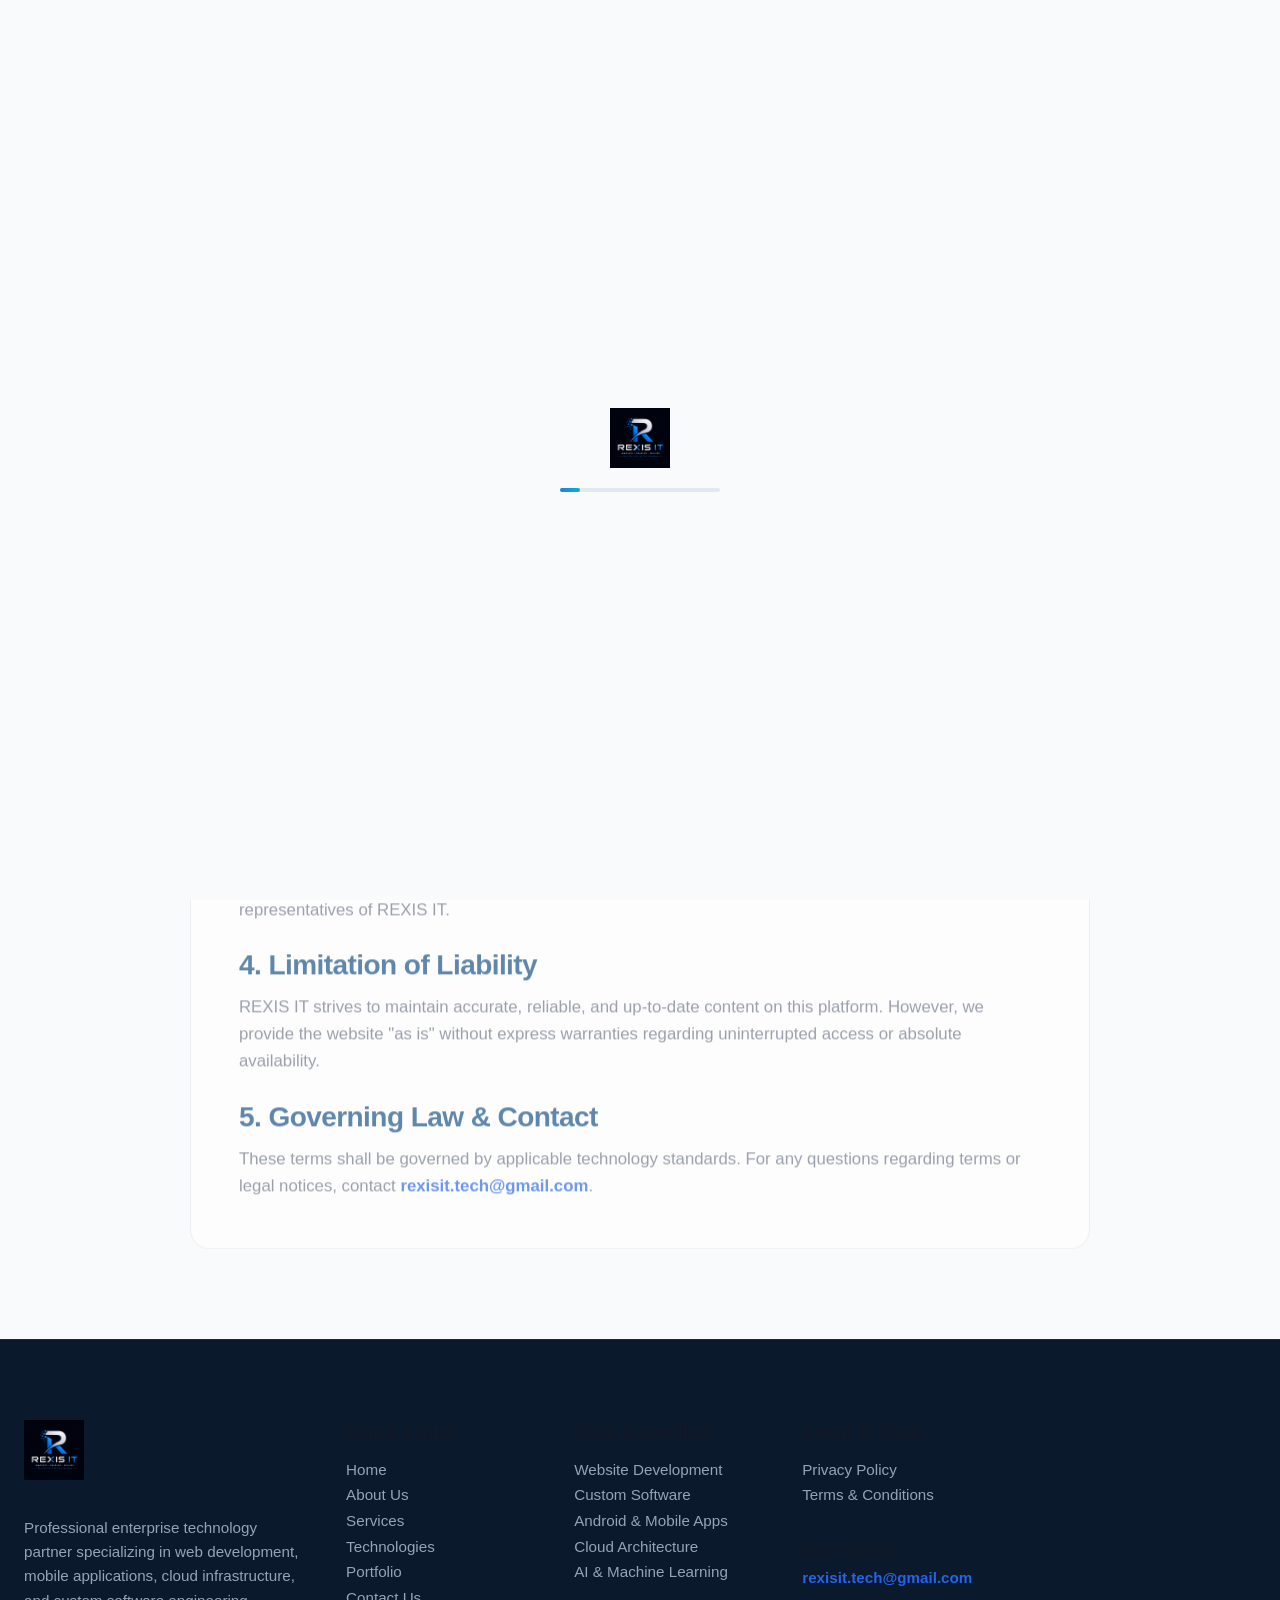
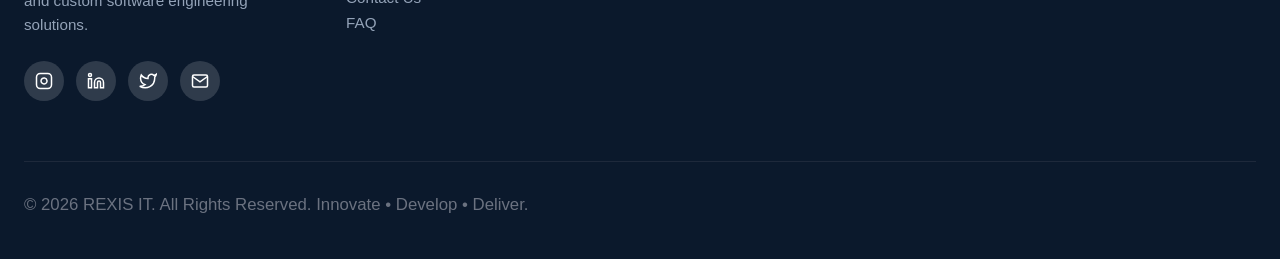
<file: terms.html>
<!DOCTYPE html>
<html lang="en">
<head>
  <meta charset="UTF-8">
  <meta http-equiv="refresh" content="0; url=terms-and-conditions.html">
  <title>Redirecting to Terms & Conditions...</title>
  <link rel="canonical" href="terms-and-conditions.html">
</head>
<body>
  <p>Redirecting to <a href="terms-and-conditions.html">Terms & Conditions</a>...</p>
</body>
</html>
</file>
<file: style.css>
/* ==========================================================================
   REXIS IT - ENTERPRISE MODERN DESIGN SYSTEM & STYLESHEET
   ========================================================================== */

/* --------------------------------------------------------------------------
   1. COLOR PALETTE & DESIGN TOKENS
   -------------------------------------------------------------------------- */
:root {
  --bg-primary: #F8FAFC;
  --card-bg: #FFFFFF;
  --primary: #0F4C81;
  --secondary: #2563EB;
  --accent: #06B6D4;
  --text-dark: #111827;
  --text-light: #6B7280;
  --success: #10B981;
  --border: #E5E7EB;
  --btn-hover: #1D4ED8;
  
  --primary-light: rgba(15, 76, 129, 0.08);
  --secondary-light: rgba(37, 99, 235, 0.08);
  --accent-light: rgba(6, 182, 212, 0.1);
  --gradient-primary: linear-gradient(135deg, #0F4C81 0%, #2563EB 50%, #06B6D4 100%);
  --gradient-card: linear-gradient(180deg, #FFFFFF 0%, #F8FAFC 100%);
  
  --shadow-sm: 0 2px 4px rgba(17, 24, 39, 0.04);
  --shadow-md: 0 6px 16px rgba(17, 24, 39, 0.06);
  --shadow-lg: 0 12px 32px rgba(15, 76, 129, 0.08);
  --shadow-xl: 0 20px 48px rgba(15, 76, 129, 0.12);
  
  --radius-sm: 8px;
  --radius-md: 14px;
  --radius-lg: 20px;
  --radius-xl: 28px;
  --radius-full: 9999px;
  
  --font-heading: 'Poppins', -apple-system, BlinkMacSystemFont, sans-serif;
  --font-body: 'Inter', -apple-system, BlinkMacSystemFont, sans-serif;

  --transition-fast: 0.2s cubic-bezier(0.4, 0, 0.2, 1);
  --transition-normal: 0.35s cubic-bezier(0.4, 0, 0.2, 1);
  --transition-slow: 0.5s cubic-bezier(0.4, 0, 0.2, 1);
  
  --nav-height: 84px;
}

/* --------------------------------------------------------------------------
   2. GLOBAL RESET & BASE TYPOGRAPHY
   -------------------------------------------------------------------------- */
*, *::before, *::after {
  margin: 0;
  padding: 0;
  box-sizing: border-box;
}

html {
  font-size: 16px;
  scroll-behavior: smooth;
  overflow-x: hidden;
}

body {
  font-family: var(--font-body);
  background-color: var(--bg-primary);
  color: var(--text-dark);
  line-height: 1.6;
  -webkit-font-smoothing: antialiased;
  -moz-osx-font-smoothing: grayscale;
  overflow-x: hidden;
  position: relative;
}

/* Scrollbar */
::-webkit-scrollbar {
  width: 10px;
}
::-webkit-scrollbar-track {
  background: #F1F5F9;
}
::-webkit-scrollbar-thumb {
  background: #CBD5E1;
  border-radius: var(--radius-full);
}
::-webkit-scrollbar-thumb:hover {
  background: var(--secondary);
}

h1, h2, h3, h4, h5, h6 {
  font-family: var(--font-heading);
  color: var(--text-dark);
  font-weight: 700;
  line-height: 1.25;
  letter-spacing: -0.02em;
}

h1 { font-size: clamp(2.5rem, 5vw, 4rem); }
h2 { font-size: clamp(2rem, 3.5vw, 2.75rem); }
h3 { font-size: clamp(1.35rem, 2.2vw, 1.75rem); }
h4 { font-size: 1.25rem; }

p {
  color: var(--text-light);
  font-size: 1.05rem;
  margin-bottom: 1rem;
}

p:last-child {
  margin-bottom: 0;
}

a {
  color: var(--secondary);
  text-decoration: none;
  transition: color var(--transition-fast);
}

a:hover {
  color: var(--btn-hover);
}

ul, ol {
  list-style: none;
}

img, svg {
  max-width: 100%;
  height: auto;
  display: block;
}

/* --------------------------------------------------------------------------
   3. LAYOUT & CONTAINER SYSTEM
   -------------------------------------------------------------------------- */
.container {
  width: 100%;
  max-width: 1280px;
  margin: 0 auto;
  padding: 0 24px;
}

.section {
  padding: 100px 0;
  position: relative;
}

.section-sm {
  padding: 60px 0;
}

.section-header {
  text-align: center;
  max-width: 760px;
  margin: 0 auto 60px auto;
}

.section-header .tag {
  display: inline-flex;
  align-items: center;
  gap: 8px;
  padding: 6px 16px;
  background-color: var(--secondary-light);
  color: var(--secondary);
  font-size: 0.875rem;
  font-weight: 600;
  border-radius: var(--radius-full);
  text-transform: uppercase;
  letter-spacing: 0.05em;
  margin-bottom: 16px;
}

.section-header h2 {
  margin-bottom: 16px;
}

.section-header p {
  font-size: 1.15rem;
}

.grid {
  display: grid;
  gap: 30px;
}

.grid-2 { grid-template-columns: repeat(2, 1fr); }
.grid-3 { grid-template-columns: repeat(3, 1fr); }
.grid-4 { grid-template-columns: repeat(4, 1fr); }

/* --------------------------------------------------------------------------
   4. NAVIGATION BAR (GLASSMORPHISM & STICKY)
   -------------------------------------------------------------------------- */
.header {
  position: fixed;
  top: 0;
  left: 0;
  width: 100%;
  height: var(--nav-height);
  z-index: 1000;
  transition: all var(--transition-normal);
  background: rgba(248, 250, 252, 0.85);
  backdrop-filter: blur(16px);
  -webkit-backdrop-filter: blur(16px);
  border-bottom: 1px solid rgba(229, 231, 235, 0.6);
}

.header.scrolled {
  height: 74px;
  background: rgba(255, 255, 255, 0.95);
  box-shadow: var(--shadow-sm);
  border-bottom-color: var(--border);
}

.navbar {
  display: flex;
  align-items: center;
  justify-content: space-between;
  height: 100%;
}

.logo {
  display: flex;
  align-items: center;
  gap: 12px;
  font-family: var(--font-heading);
  font-size: 1.6rem;
  font-weight: 800;
  color: var(--primary);
  letter-spacing: -0.03em;
}

.logo-img {
  height: 52px;
  width: auto;
  max-width: 220px;
  object-fit: contain;
  border-radius: var(--radius-sm);
  transition: transform var(--transition-fast);
}

.logo-img:hover {
  transform: scale(1.04);
}

.logo-img-footer {
  height: 60px;
  width: auto;
  max-width: 240px;
  object-fit: contain;
  margin-bottom: 16px;
}

.nav-menu {
  display: flex;
  align-items: center;
  gap: 32px;
}

.nav-link {
  font-size: 0.95rem;
  font-weight: 500;
  color: var(--text-dark);
  position: relative;
  padding: 8px 0;
  transition: color var(--transition-fast);
}

.nav-link::after {
  content: '';
  position: absolute;
  bottom: 0;
  left: 0;
  width: 0;
  height: 2px;
  background-color: var(--secondary);
  transition: width var(--transition-fast);
  border-radius: 2px;
}

.nav-link:hover, .nav-link.active {
  color: var(--secondary);
}

.nav-link:hover::after, .nav-link.active::after {
  width: 100%;
}

.nav-cta {
  display: flex;
  align-items: center;
  gap: 16px;
}

.hamburger {
  display: none;
  flex-direction: column;
  justify-content: space-between;
  width: 28px;
  height: 20px;
  background: transparent;
  border: none;
  cursor: pointer;
  z-index: 1001;
}

.hamburger span {
  width: 100%;
  height: 2px;
  background-color: var(--text-dark);
  border-radius: 2px;
  transition: all var(--transition-fast);
}

.hamburger.active span:nth-child(1) {
  transform: translateY(9px) rotate(45deg);
}

.hamburger.active span:nth-child(2) {
  opacity: 0;
}

.hamburger.active span:nth-child(3) {
  transform: translateY(-9px) rotate(-45deg);
}

/* --------------------------------------------------------------------------
   5. BUTTONS & UI COMPONENTS
   -------------------------------------------------------------------------- */
.btn {
  display: inline-flex;
  align-items: center;
  justify-content: center;
  gap: 10px;
  padding: 14px 28px;
  font-family: var(--font-heading);
  font-size: 0.95rem;
  font-weight: 600;
  border-radius: var(--radius-full);
  cursor: pointer;
  transition: all var(--transition-normal);
  border: 1px solid transparent;
  position: relative;
  overflow: hidden;
  white-space: nowrap;
}

.btn-primary {
  background-color: var(--primary);
  color: white;
  box-shadow: 0 4px 14px rgba(15, 76, 129, 0.25);
}

.btn-primary:hover {
  background-color: var(--btn-hover);
  color: white;
  transform: translateY(-2px);
  box-shadow: 0 8px 24px rgba(29, 78, 216, 0.35);
}

.btn-secondary {
  background-color: var(--secondary);
  color: white;
  box-shadow: 0 4px 14px rgba(37, 99, 235, 0.25);
}

.btn-secondary:hover {
  background-color: var(--btn-hover);
  color: white;
  transform: translateY(-2px);
  box-shadow: 0 8px 24px rgba(29, 78, 216, 0.35);
}

.btn-outline {
  background-color: transparent;
  color: var(--primary);
  border-color: var(--border);
}

.btn-outline:hover {
  border-color: var(--secondary);
  color: var(--secondary);
  background-color: var(--secondary-light);
  transform: translateY(-2px);
}

.btn-accent {
  background: var(--gradient-primary);
  color: white;
  box-shadow: 0 4px 16px rgba(6, 182, 212, 0.3);
}

.btn-accent:hover {
  color: white;
  transform: translateY(-2px);
  box-shadow: 0 8px 24px rgba(6, 182, 212, 0.45);
}

.btn-sm {
  padding: 10px 20px;
  font-size: 0.875rem;
}

.btn-lg {
  padding: 16px 36px;
  font-size: 1.05rem;
}

/* Ripple Effect */
.ripple {
  position: absolute;
  border-radius: 50%;
  background: rgba(255, 255, 255, 0.4);
  transform: scale(0);
  animation: ripple-anim 0.6s linear;
  pointer-events: none;
}

@keyframes ripple-anim {
  to {
    transform: scale(4);
    opacity: 0;
  }
}

/* Cards & Elevated Containers */
.card {
  background-color: var(--card-bg);
  border: 1px solid var(--border);
  border-radius: var(--radius-lg);
  padding: 36px;
  transition: all var(--transition-normal);
  position: relative;
  overflow: hidden;
}

.card:hover {
  transform: translateY(-6px);
  box-shadow: var(--shadow-xl);
  border-color: rgba(37, 99, 235, 0.3);
}

.card-icon {
  width: 60px;
  height: 60px;
  border-radius: var(--radius-md);
  background: var(--secondary-light);
  color: var(--secondary);
  display: flex;
  align-items: center;
  justify-content: center;
  margin-bottom: 24px;
  transition: all var(--transition-normal);
}

.card:hover .card-icon {
  background: var(--gradient-primary);
  color: white;
  transform: scale(1.08) rotate(3deg);
  box-shadow: 0 8px 20px rgba(37, 99, 235, 0.3);
}

/* Badge */
.badge {
  display: inline-flex;
  align-items: center;
  gap: 6px;
  padding: 6px 14px;
  border-radius: var(--radius-full);
  font-size: 0.8rem;
  font-weight: 600;
  background-color: var(--bg-primary);
  border: 1px solid var(--border);
  color: var(--text-dark);
}

/* --------------------------------------------------------------------------
   6. HERO SECTIONS & INNER PAGE HEADERS
   -------------------------------------------------------------------------- */
.hero {
  padding-top: calc(var(--nav-height) + 60px);
  padding-bottom: 100px;
  background: radial-gradient(circle at 80% 20%, rgba(6, 182, 212, 0.08) 0%, transparent 40%),
              radial-gradient(circle at 20% 80%, rgba(37, 99, 235, 0.06) 0%, transparent 40%);
  position: relative;
  overflow: hidden;
}

.hero-grid {
  display: grid;
  grid-template-columns: 1.1fr 0.9fr;
  align-items: center;
  gap: 50px;
}

.hero-content .hero-badge {
  display: inline-flex;
  align-items: center;
  gap: 10px;
  padding: 8px 20px;
  background: white;
  border: 1px solid var(--border);
  box-shadow: var(--shadow-sm);
  border-radius: var(--radius-full);
  font-size: 0.875rem;
  font-weight: 600;
  color: var(--primary);
  margin-bottom: 24px;
}

.hero-badge .dot {
  width: 8px;
  height: 8px;
  background-color: var(--accent);
  border-radius: 50%;
  box-shadow: 0 0 10px var(--accent);
  animation: pulse 2s infinite;
}

@keyframes pulse {
  0% { transform: scale(0.95); opacity: 0.8; }
  50% { transform: scale(1.2); opacity: 1; }
  100% { transform: scale(0.95); opacity: 0.8; }
}

.hero-title {
  margin-bottom: 24px;
}

.hero-title span.text-gradient {
  background: var(--gradient-primary);
  -webkit-background-clip: text;
  -webkit-text-fill-color: transparent;
}

.hero-subtitle {
  font-size: 1.2rem;
  color: var(--text-light);
  margin-bottom: 40px;
  max-width: 600px;
}

.hero-actions {
  display: flex;
  align-items: center;
  gap: 20px;
  flex-wrap: wrap;
  margin-bottom: 40px;
}

.hero-trust {
  display: flex;
  align-items: center;
  gap: 24px;
  padding-top: 24px;
  border-top: 1px solid var(--border);
}

.trust-item {
  display: flex;
  align-items: center;
  gap: 10px;
  font-size: 0.9rem;
  font-weight: 600;
  color: var(--text-dark);
}

.trust-item svg {
  color: var(--success);
}

/* Hero Visual Graphic / Card Composite */
.hero-visual {
  position: relative;
  display: flex;
  align-items: center;
  justify-content: center;
}

.hero-card-main {
  background: white;
  border-radius: var(--radius-xl);
  padding: 24px;
  box-shadow: var(--shadow-xl);
  border: 1px solid var(--border);
  width: 100%;
  position: relative;
  z-index: 2;
}

.code-mockup {
  background: #0F172A;
  border-radius: var(--radius-md);
  padding: 20px;
  color: #F8FAFC;
  font-family: 'Courier New', Courier, monospace;
  font-size: 0.875rem;
  box-shadow: inset 0 2px 4px rgba(0,0,0,0.5);
}

.code-header {
  display: flex;
  align-items: center;
  gap: 8px;
  margin-bottom: 16px;
  padding-bottom: 12px;
  border-bottom: 1px solid #334155;
}

.code-dot {
  width: 10px;
  height: 10px;
  border-radius: 50%;
}

.code-dot.red { background-color: #EF4444; }
.code-dot.yellow { background-color: #F59E0B; }
.code-dot.green { background-color: #10B981; }

.code-line {
  margin-bottom: 8px;
  line-height: 1.5;
}

.code-keyword { color: #38BDF8; }
.code-var { color: #F472B6; }
.code-str { color: #34D399; }
.code-func { color: #FBBF24; }

.floating-badge {
  position: absolute;
  background: white;
  padding: 14px 20px;
  border-radius: var(--radius-md);
  box-shadow: var(--shadow-lg);
  border: 1px solid var(--border);
  display: flex;
  align-items: center;
  gap: 12px;
  z-index: 3;
  animation: float 4s ease-in-out infinite;
}

.floating-badge-1 { top: -20px; right: -20px; }
.floating-badge-2 { bottom: -20px; left: -20px; animation-delay: 2s; }

@keyframes float {
  0%, 100% { transform: translateY(0); }
  50% { transform: translateY(-12px); }
}

/* Inner Page Header */
.page-header {
  padding-top: calc(var(--nav-height) + 50px);
  padding-bottom: 60px;
  background: linear-gradient(135deg, rgba(15, 76, 129, 0.04) 0%, rgba(37, 99, 235, 0.04) 100%);
  border-bottom: 1px solid var(--border);
  text-align: center;
}

.page-header h1 {
  margin-bottom: 16px;
}

.breadcrumb {
  display: flex;
  align-items: center;
  justify-content: center;
  gap: 10px;
  font-size: 0.9rem;
  color: var(--text-light);
}

.breadcrumb a {
  color: var(--text-dark);
  font-weight: 500;
}

.breadcrumb span {
  color: var(--secondary);
  font-weight: 600;
}

/* --------------------------------------------------------------------------
   7. STATS & CLIENT LOGOS STRIP
   -------------------------------------------------------------------------- */
.stats-section {
  background-color: var(--primary);
  color: white;
  padding: 60px 0;
  position: relative;
}

.stats-grid {
  display: grid;
  grid-template-columns: repeat(4, 1fr);
  gap: 30px;
  text-align: center;
}

.stat-item h3 {
  font-size: 3rem;
  color: white;
  font-weight: 800;
  margin-bottom: 8px;
}

.stat-item h3 span {
  color: var(--accent);
}

.stat-item p {
  color: rgba(255, 255, 255, 0.8);
  font-size: 1rem;
  font-weight: 500;
}

.client-logos {
  padding: 40px 0;
  background-color: white;
  border-bottom: 1px solid var(--border);
}

.logo-slider {
  display: flex;
  align-items: center;
  justify-content: space-between;
  gap: 40px;
  opacity: 0.65;
  filter: grayscale(100%);
  transition: all var(--transition-normal);
  flex-wrap: wrap;
}

.logo-slider:hover {
  opacity: 1;
  filter: grayscale(0%);
}

.client-item {
  font-family: var(--font-heading);
  font-size: 1.25rem;
  font-weight: 800;
  color: #334155;
  letter-spacing: -0.02em;
  display: flex;
  align-items: center;
  gap: 8px;
}

/* --------------------------------------------------------------------------
   8. PORTFOLIO & FILTERABLE TABS
   -------------------------------------------------------------------------- */
.filter-tabs {
  display: flex;
  align-items: center;
  justify-content: center;
  gap: 12px;
  margin-bottom: 48px;
  flex-wrap: wrap;
}

.filter-btn {
  padding: 10px 24px;
  border-radius: var(--radius-full);
  border: 1px solid var(--border);
  background-color: white;
  color: var(--text-dark);
  font-family: var(--font-heading);
  font-size: 0.9rem;
  font-weight: 600;
  cursor: pointer;
  transition: all var(--transition-fast);
}

.filter-btn:hover, .filter-btn.active {
  background-color: var(--primary);
  color: white;
  border-color: var(--primary);
  box-shadow: 0 4px 12px rgba(15, 76, 129, 0.2);
}

.portfolio-card {
  background: white;
  border: 1px solid var(--border);
  border-radius: var(--radius-lg);
  overflow: hidden;
  transition: all var(--transition-normal);
  display: flex;
  flex-direction: column;
}

.portfolio-card:hover {
  transform: translateY(-8px);
  box-shadow: var(--shadow-xl);
  border-color: var(--secondary);
}

.portfolio-img {
  position: relative;
  height: 240px;
  background: #E2E8F0;
  overflow: hidden;
}

.portfolio-img img {
  width: 100%;
  height: 100%;
  object-fit: cover;
  transition: transform var(--transition-slow);
}

.portfolio-card:hover .portfolio-img img {
  transform: scale(1.08);
}

.portfolio-category {
  position: absolute;
  top: 16px;
  left: 16px;
  background: rgba(15, 76, 129, 0.9);
  color: white;
  padding: 6px 14px;
  border-radius: var(--radius-full);
  font-size: 0.75rem;
  font-weight: 600;
  backdrop-filter: blur(8px);
}

.portfolio-content {
  padding: 28px;
  display: flex;
  flex-direction: column;
  flex-grow: 1;
}

.portfolio-content h3 {
  margin-bottom: 12px;
}

.portfolio-tags {
  display: flex;
  flex-wrap: wrap;
  gap: 8px;
  margin: 16px 0 24px 0;
}

.portfolio-actions {
  display: flex;
  align-items: center;
  gap: 12px;
  margin-top: auto;
}

/* --------------------------------------------------------------------------
   9. TECHNOLOGIES BADGES & STACK GRID
   -------------------------------------------------------------------------- */
.tech-grid {
  display: grid;
  grid-template-columns: repeat(auto-fill, minmax(160px, 1fr));
  gap: 20px;
}

.tech-badge {
  background: white;
  border: 1px solid var(--border);
  border-radius: var(--radius-md);
  padding: 24px 16px;
  text-align: center;
  transition: all var(--transition-normal);
  display: flex;
  flex-direction: column;
  align-items: center;
  gap: 14px;
}

.tech-badge:hover {
  transform: translateY(-6px);
  border-color: var(--secondary);
  box-shadow: var(--shadow-md);
}

.tech-icon {
  width: 48px;
  height: 48px;
  display: flex;
  align-items: center;
  justify-content: center;
  font-size: 1.75rem;
  color: var(--primary);
  transition: transform var(--transition-fast);
}

.tech-badge:hover .tech-icon {
  transform: scale(1.15);
  color: var(--secondary);
}

.tech-name {
  font-weight: 600;
  font-size: 0.95rem;
  color: var(--text-dark);
}

/* --------------------------------------------------------------------------
   10. CAREERS & FAQ ACCORDION
   -------------------------------------------------------------------------- */
.accordion-item {
  background: white;
  border: 1px solid var(--border);
  border-radius: var(--radius-md);
  margin-bottom: 16px;
  overflow: hidden;
  transition: border-color var(--transition-fast);
}

.accordion-item.active {
  border-color: var(--secondary);
  box-shadow: var(--shadow-sm);
}

.accordion-header {
  padding: 20px 24px;
  display: flex;
  align-items: center;
  justify-content: space-between;
  cursor: pointer;
  font-family: var(--font-heading);
  font-size: 1.1rem;
  font-weight: 600;
  color: var(--text-dark);
  user-select: none;
}

.accordion-icon {
  width: 24px;
  height: 24px;
  display: flex;
  align-items: center;
  justify-content: center;
  transition: transform var(--transition-normal);
  color: var(--secondary);
}

.accordion-item.active .accordion-icon {
  transform: rotate(180deg);
}

.accordion-content {
  max-height: 0;
  overflow: hidden;
  transition: max-height var(--transition-normal) ease-out, padding var(--transition-normal);
  padding: 0 24px;
}

.accordion-item.active .accordion-content {
  padding: 0 24px 24px 24px;
}

/* --------------------------------------------------------------------------
   11. CONTACT FORM & EMAILJS INTEGRATION
   -------------------------------------------------------------------------- */
.contact-container {
  display: grid;
  grid-template-columns: 1fr 1.3fr;
  gap: 50px;
  background: white;
  border-radius: var(--radius-xl);
  box-shadow: var(--shadow-xl);
  border: 1px solid var(--border);
  overflow: hidden;
}

.contact-info-panel {
  background: var(--gradient-primary);
  color: white;
  padding: 48px;
  display: flex;
  flex-direction: column;
  justify-content: space-between;
}

.contact-info-panel h3 {
  color: white;
  margin-bottom: 16px;
}

.contact-info-panel p {
  color: rgba(255, 255, 255, 0.85);
}

.info-list {
  margin: 40px 0;
  display: flex;
  flex-direction: column;
  gap: 24px;
}

.info-item {
  display: flex;
  align-items: flex-start;
  gap: 16px;
}

.info-icon {
  width: 44px;
  height: 44px;
  border-radius: var(--radius-md);
  background: rgba(255, 255, 255, 0.15);
  display: flex;
  align-items: center;
  justify-content: center;
  color: white;
  flex-shrink: 0;
}

.social-links {
  display: flex;
  align-items: center;
  gap: 12px;
}

.social-btn {
  width: 40px;
  height: 40px;
  border-radius: 50%;
  background: rgba(255, 255, 255, 0.15);
  color: white;
  display: flex;
  align-items: center;
  justify-content: center;
  transition: all var(--transition-fast);
}

.social-btn:hover {
  background: white;
  color: var(--primary);
  transform: translateY(-3px);
}

.contact-form-panel {
  padding: 48px;
}

.form-group {
  margin-bottom: 24px;
}

.form-label {
  display: block;
  font-weight: 600;
  font-size: 0.9rem;
  color: var(--text-dark);
  margin-bottom: 8px;
}

.form-control {
  width: 100%;
  padding: 14px 18px;
  font-family: var(--font-body);
  font-size: 0.95rem;
  border: 1px solid var(--border);
  border-radius: var(--radius-md);
  background-color: var(--bg-primary);
  color: var(--text-dark);
  transition: all var(--transition-fast);
}

.form-control:focus {
  outline: none;
  border-color: var(--secondary);
  background-color: white;
  box-shadow: 0 0 0 4px rgba(37, 99, 235, 0.1);
}

textarea.form-control {
  resize: vertical;
  min-height: 120px;
}

.form-row {
  display: grid;
  grid-template-columns: 1fr 1fr;
  gap: 20px;
}

.form-status {
  padding: 14px 20px;
  border-radius: var(--radius-md);
  margin-bottom: 24px;
  display: none;
  font-weight: 500;
  font-size: 0.9rem;
}

.form-status.success {
  display: block;
  background-color: rgba(16, 185, 129, 0.1);
  color: var(--success);
  border: 1px solid rgba(16, 185, 129, 0.2);
}

.form-status.error {
  display: block;
  background-color: rgba(239, 68, 68, 0.1);
  color: #EF4444;
  border: 1px solid rgba(239, 68, 68, 0.2);
}

.spinner {
  width: 20px;
  height: 20px;
  border: 2px solid rgba(255,255,255,0.3);
  border-radius: 50%;
  border-top-color: white;
  animation: spin 0.8s ease-in-out infinite;
  display: inline-block;
}

@keyframes spin {
  to { transform: rotate(360deg); }
}

/* --------------------------------------------------------------------------
   12. FOOTER & BACK TO TOP BUTTON
   -------------------------------------------------------------------------- */
.footer {
  background-color: #0B192C;
  color: #94A3B8;
  padding-top: 80px;
  padding-bottom: 40px;
  border-top: 1px solid #1E293B;
}

.footer-grid {
  display: grid;
  grid-template-columns: 1.5fr repeat(3, 1fr) 1.2fr;
  gap: 40px;
  margin-bottom: 60px;
}

.footer-brand .logo {
  color: white;
  margin-bottom: 20px;
}

.footer-brand p {
  color: #94A3B8;
  margin-bottom: 24px;
  font-size: 0.95rem;
}

.footer-title {
  color: white;
  font-size: 1.1rem;
  margin-bottom: 20px;
}

.footer-links {
  display: flex;
  flex-direction: column;
  gap: 12px;
}

.footer-links a {
  color: #94A3B8;
  font-size: 0.95rem;
  transition: color var(--transition-fast);
}

.footer-links a:hover {
  color: var(--accent);
}

.footer-newsletter p {
  font-size: 0.9rem;
  margin-bottom: 16px;
}

.newsletter-form {
  display: flex;
  gap: 8px;
}

.newsletter-form input {
  padding: 10px 14px;
  border-radius: var(--radius-md);
  border: 1px solid #334155;
  background: #1E293B;
  color: white;
  font-size: 0.9rem;
  width: 100%;
}

.newsletter-form input:focus {
  outline: none;
  border-color: var(--secondary);
}

.footer-bottom {
  padding-top: 30px;
  border-top: 1px solid #1E293B;
  display: flex;
  align-items: center;
  justify-content: space-between;
  font-size: 0.875rem;
  flex-wrap: wrap;
  gap: 16px;
}

.footer-legal-links {
  display: flex;
  gap: 20px;
}

.footer-legal-links a {
  color: #94A3B8;
}

.footer-legal-links a:hover {
  color: white;
}

/* Back to Top Button */
.back-to-top {
  position: fixed;
  bottom: 30px;
  right: 30px;
  width: 48px;
  height: 48px;
  border-radius: 50%;
  background: var(--primary);
  color: white;
  display: flex;
  align-items: center;
  justify-content: center;
  box-shadow: var(--shadow-lg);
  cursor: pointer;
  opacity: 0;
  visibility: hidden;
  transition: all var(--transition-fast);
  z-index: 999;
  border: none;
}

.back-to-top.visible {
  opacity: 1;
  visibility: visible;
}

.back-to-top:hover {
  background: var(--secondary);
  transform: translateY(-4px);
}

/* --------------------------------------------------------------------------
   13. ANIMATIONS & SCROLL REVEAL UTILITIES
   -------------------------------------------------------------------------- */
.reveal {
  opacity: 0;
  transform: translateY(30px);
  transition: all 0.8s cubic-bezier(0.2, 0.8, 0.2, 1);
}

.reveal.active {
  opacity: 1;
  transform: translateY(0);
}

.reveal-left {
  opacity: 0;
  transform: translateX(-40px);
  transition: all 0.8s cubic-bezier(0.2, 0.8, 0.2, 1);
}

.reveal-left.active {
  opacity: 1;
  transform: translateX(0);
}

.reveal-right {
  opacity: 0;
  transform: translateX(40px);
  transition: all 0.8s cubic-bezier(0.2, 0.8, 0.2, 1);
}

.reveal-right.active {
  opacity: 1;
  transform: translateX(0);
}

/* Page Loader */
#page-loader {
  position: fixed;
  top: 0;
  left: 0;
  width: 100vw;
  height: 100vh;
  background-color: var(--bg-primary);
  display: flex;
  flex-direction: column;
  align-items: center;
  justify-content: center;
  z-index: 9999;
  transition: opacity 0.5s ease, visibility 0.5s ease;
}

#page-loader.hidden {
  opacity: 0;
  visibility: hidden;
}

.loader-logo {
  font-family: var(--font-heading);
  font-size: 2rem;
  font-weight: 800;
  color: var(--primary);
  margin-bottom: 20px;
}

.loader-bar {
  width: 160px;
  height: 4px;
  background: #E2E8F0;
  border-radius: var(--radius-full);
  overflow: hidden;
  position: relative;
}

.loader-bar::after {
  content: '';
  position: absolute;
  top: 0;
  left: 0;
  height: 100%;
  width: 40%;
  background: var(--gradient-primary);
  border-radius: var(--radius-full);
  animation: loader-slide 1.2s infinite ease-in-out;
}

@keyframes loader-slide {
  0% { left: -40%; }
  100% { left: 100%; }
}

/* --------------------------------------------------------------------------
   14. RESPONSIVE BREAKPOINTS
   -------------------------------------------------------------------------- */
@media (max-width: 1024px) {
  .grid-4 { grid-template-columns: repeat(2, 1fr); }
  .grid-3 { grid-template-columns: repeat(2, 1fr); }
  .footer-grid { grid-template-columns: repeat(2, 1fr); }
  .contact-container { grid-template-columns: 1fr; }
  .hero-grid { grid-template-columns: 1fr; gap: 40px; }
  .hero-visual { order: -1; }
}

@media (max-width: 768px) {
  .hamburger { display: flex; }
  
  .nav-menu {
    position: fixed;
    top: 0;
    right: -100%;
    width: 80%;
    max-width: 360px;
    height: 100vh;
    background: white;
    box-shadow: var(--shadow-xl);
    flex-direction: column;
    align-items: flex-start;
    padding: 100px 32px 32px 32px;
    transition: right var(--transition-normal);
    gap: 24px;
    z-index: 1000;
  }
  
  .nav-menu.active { right: 0; }
  
  .grid-2, .grid-3, .grid-4 { grid-template-columns: 1fr; }
  .stats-grid { grid-template-columns: repeat(2, 1fr); }
  .footer-grid { grid-template-columns: 1fr; }
  .form-row { grid-template-columns: 1fr; }
  
  .hero-trust { flex-direction: column; align-items: flex-start; gap: 12px; }
}

@media (max-width: 480px) {
  .stats-grid { grid-template-columns: 1fr; }
  .hero-actions { flex-direction: column; width: 100%; }
  .hero-actions .btn { width: 100%; }
}
</file>
